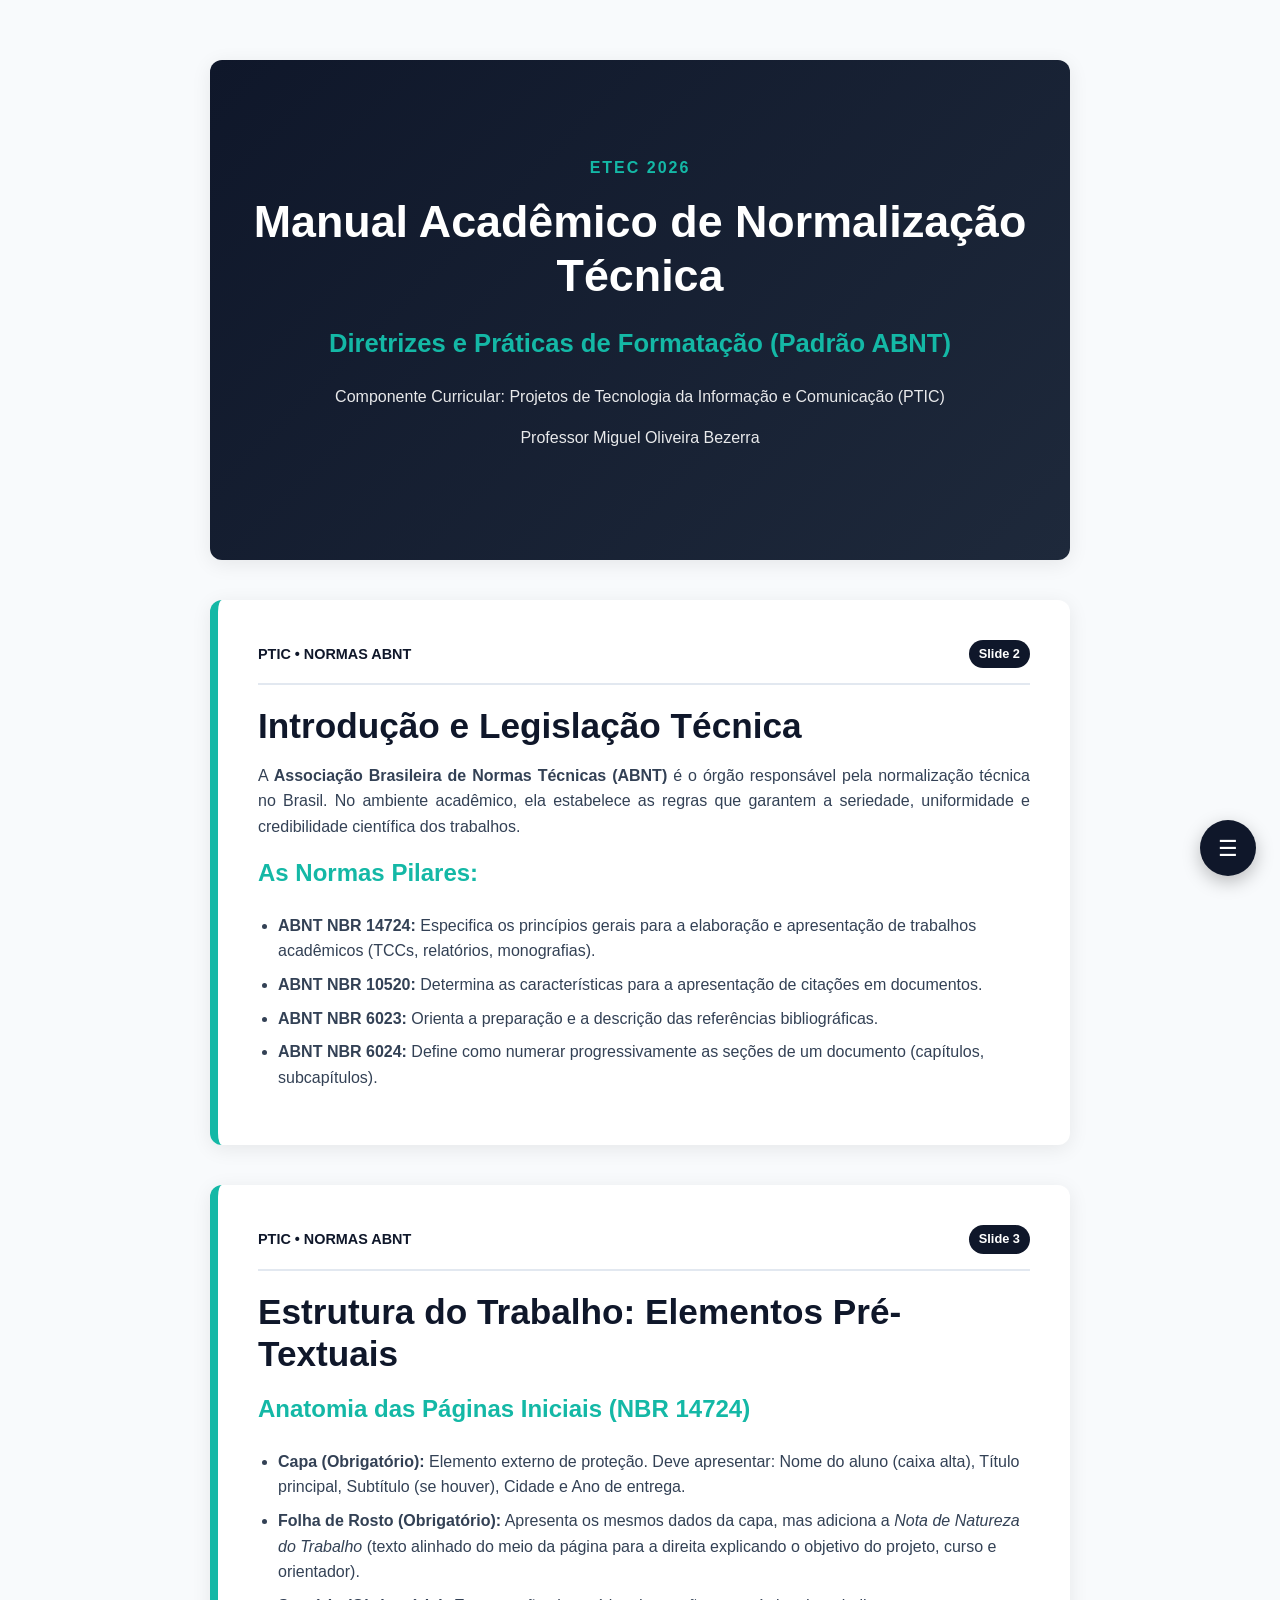
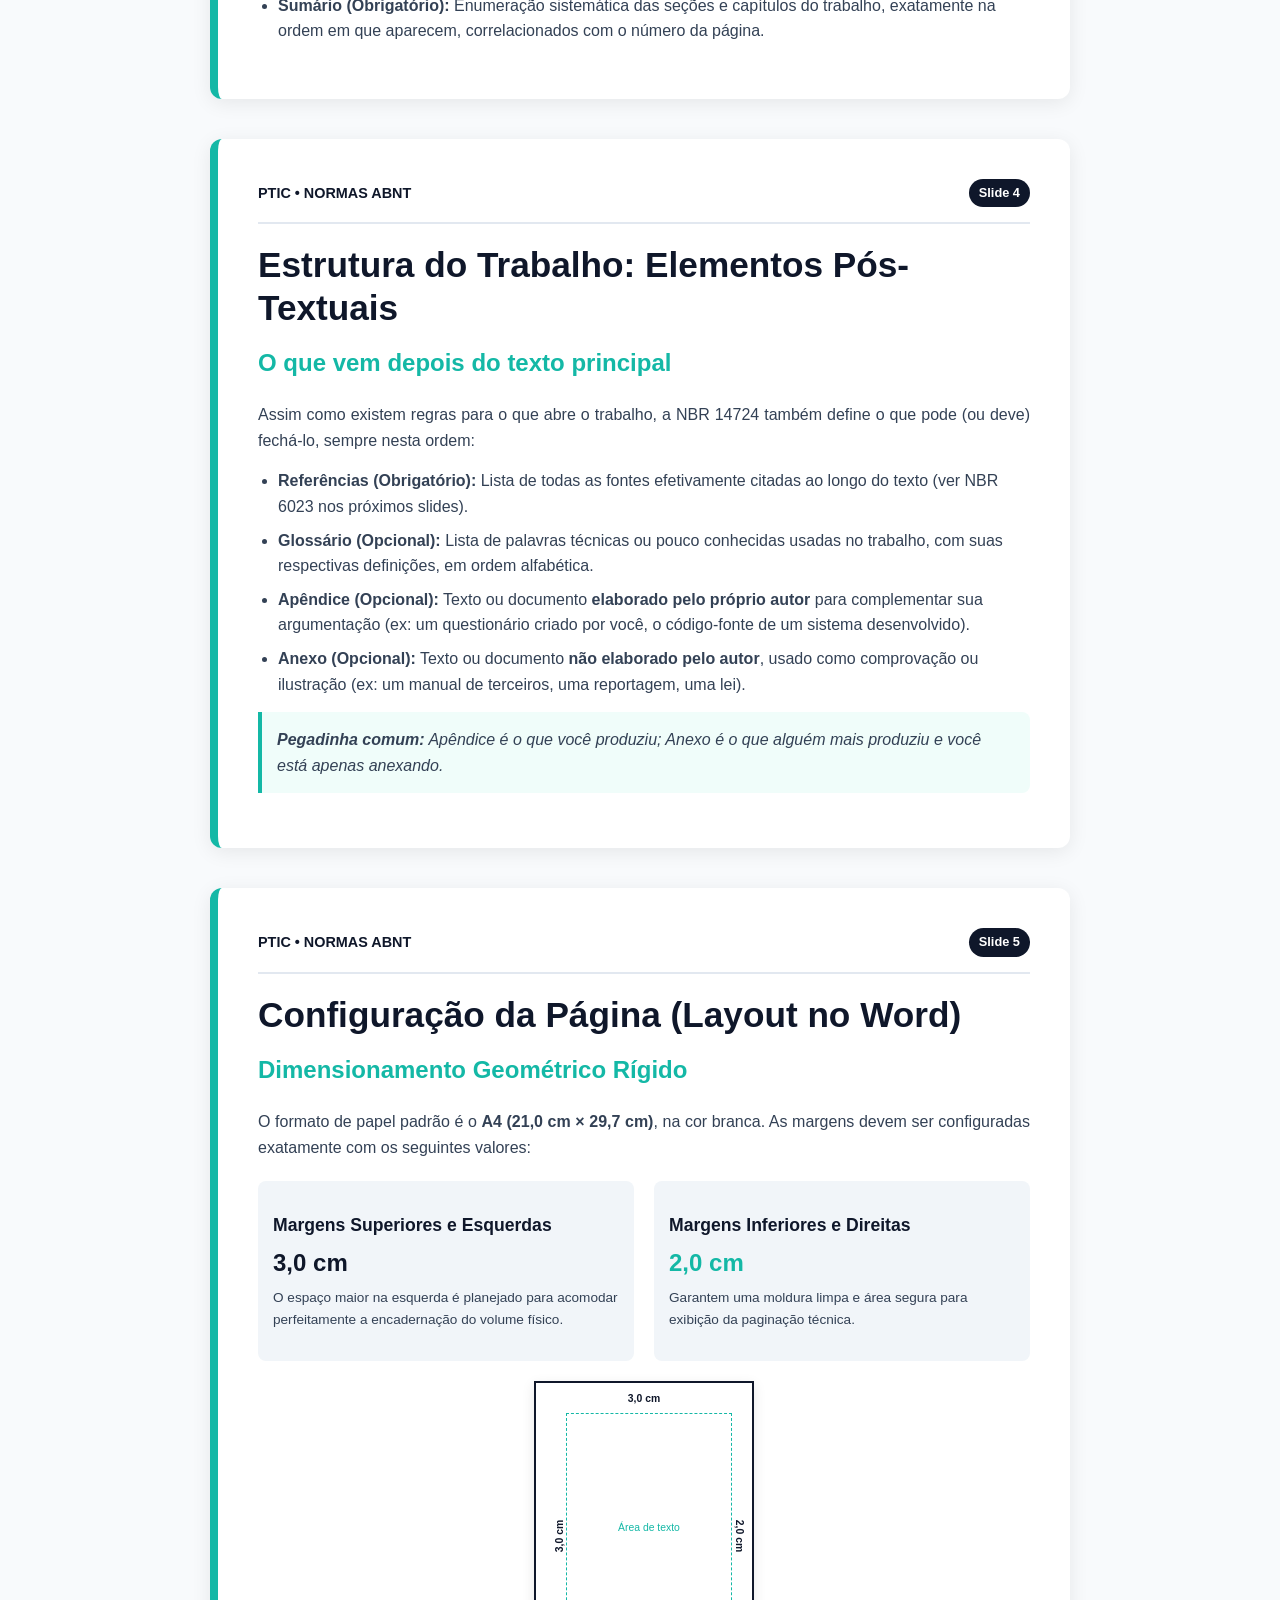
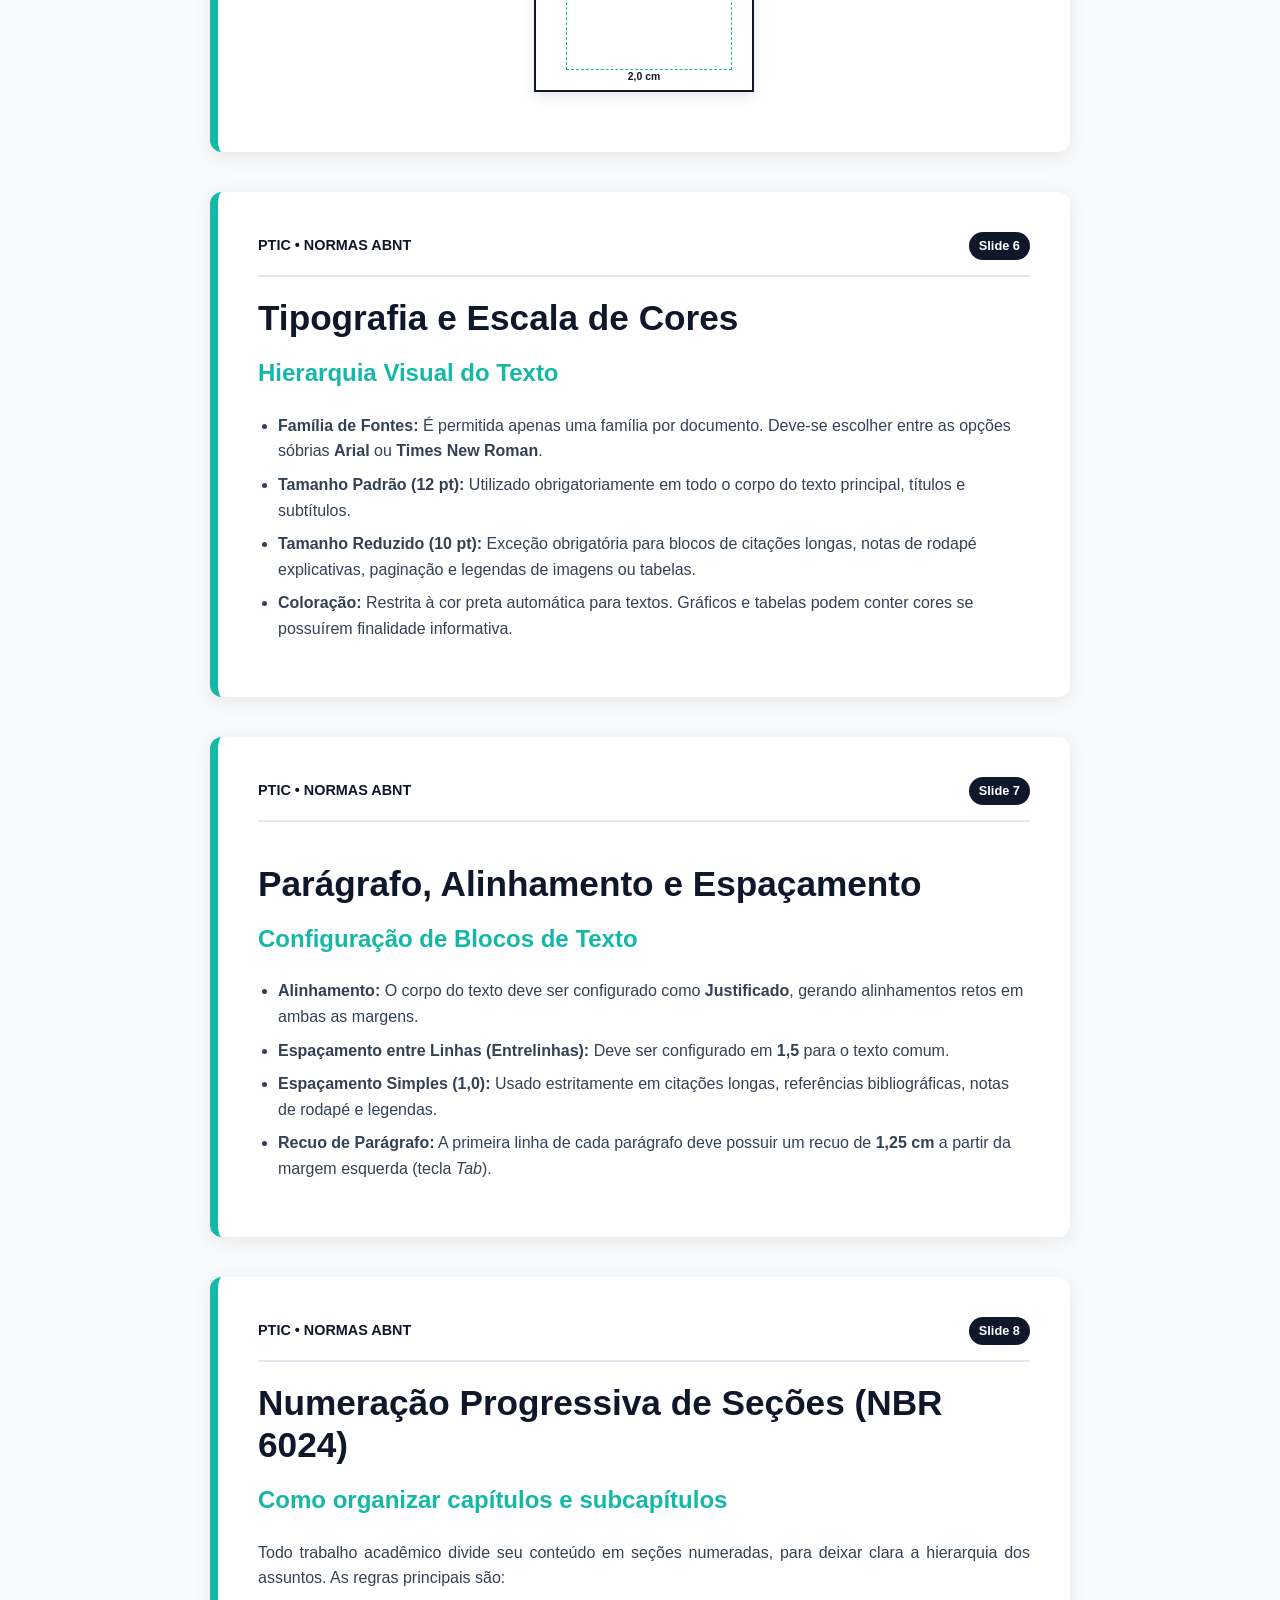
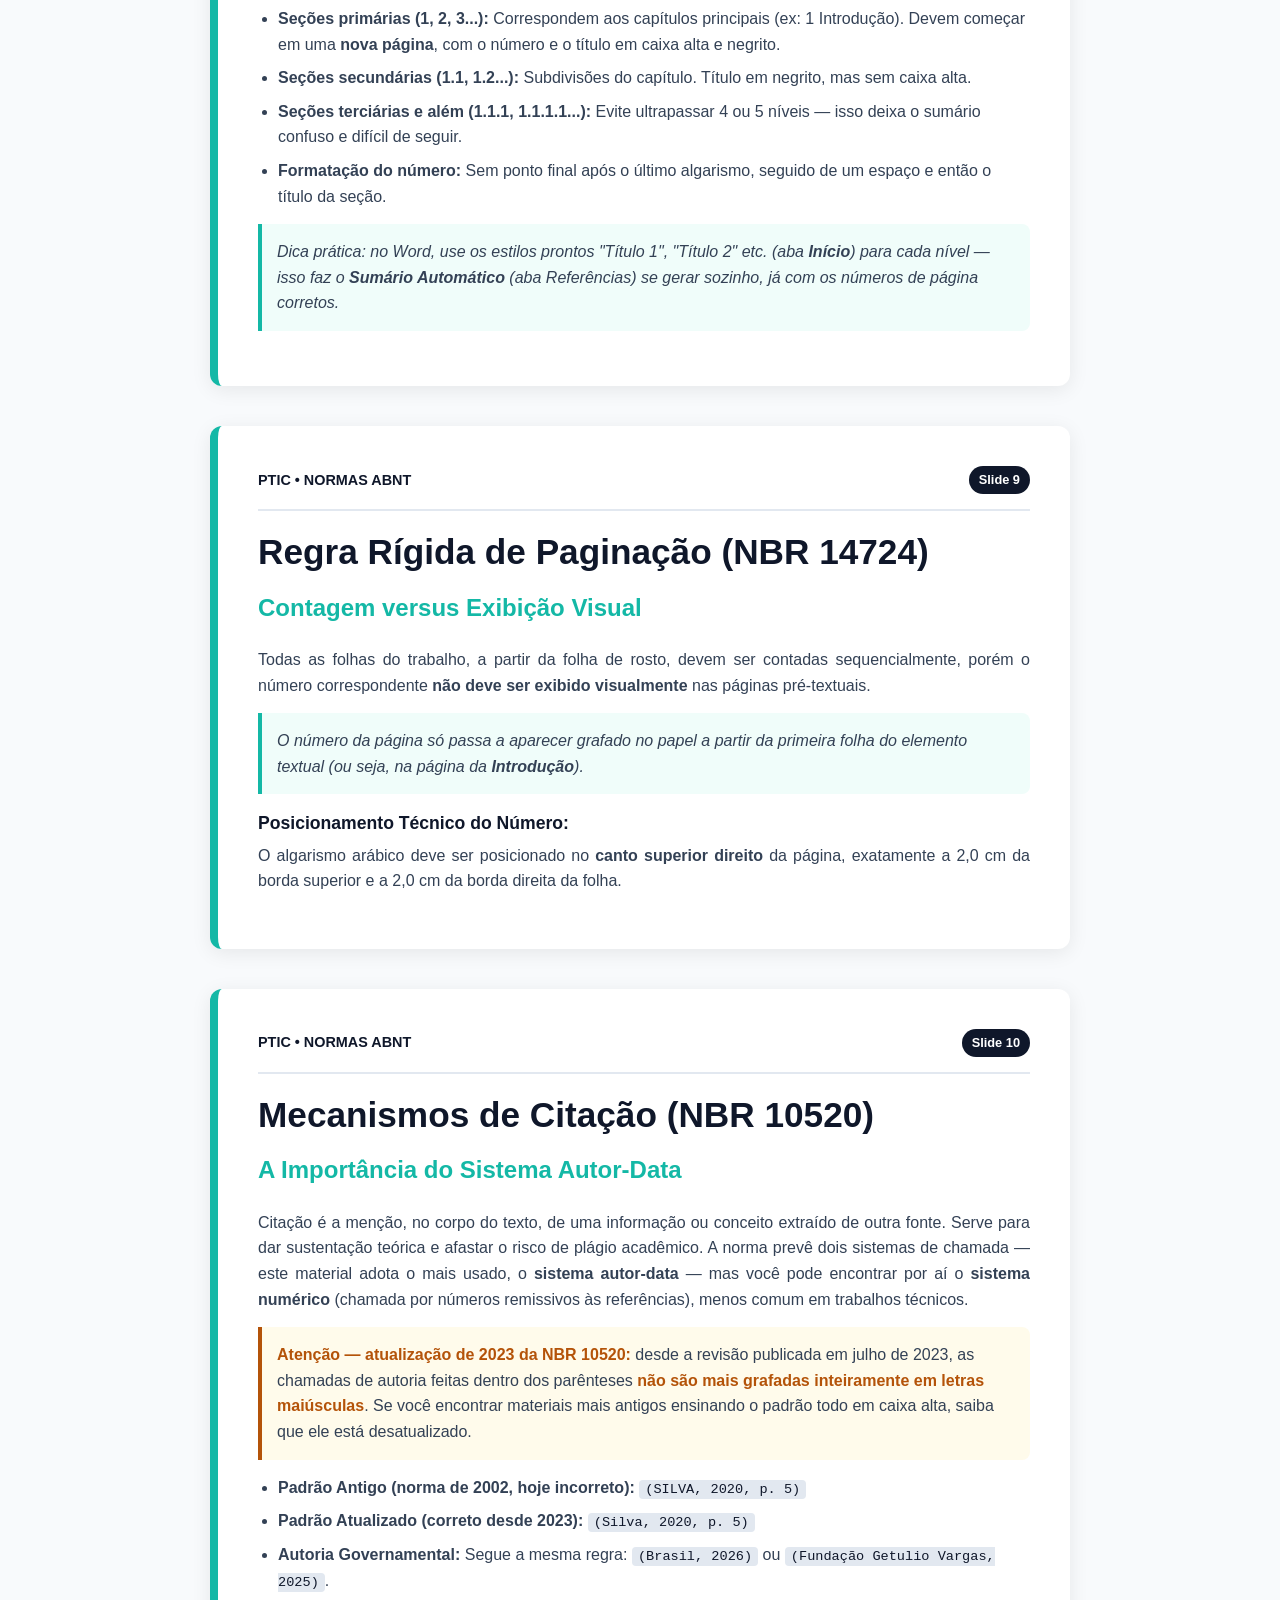
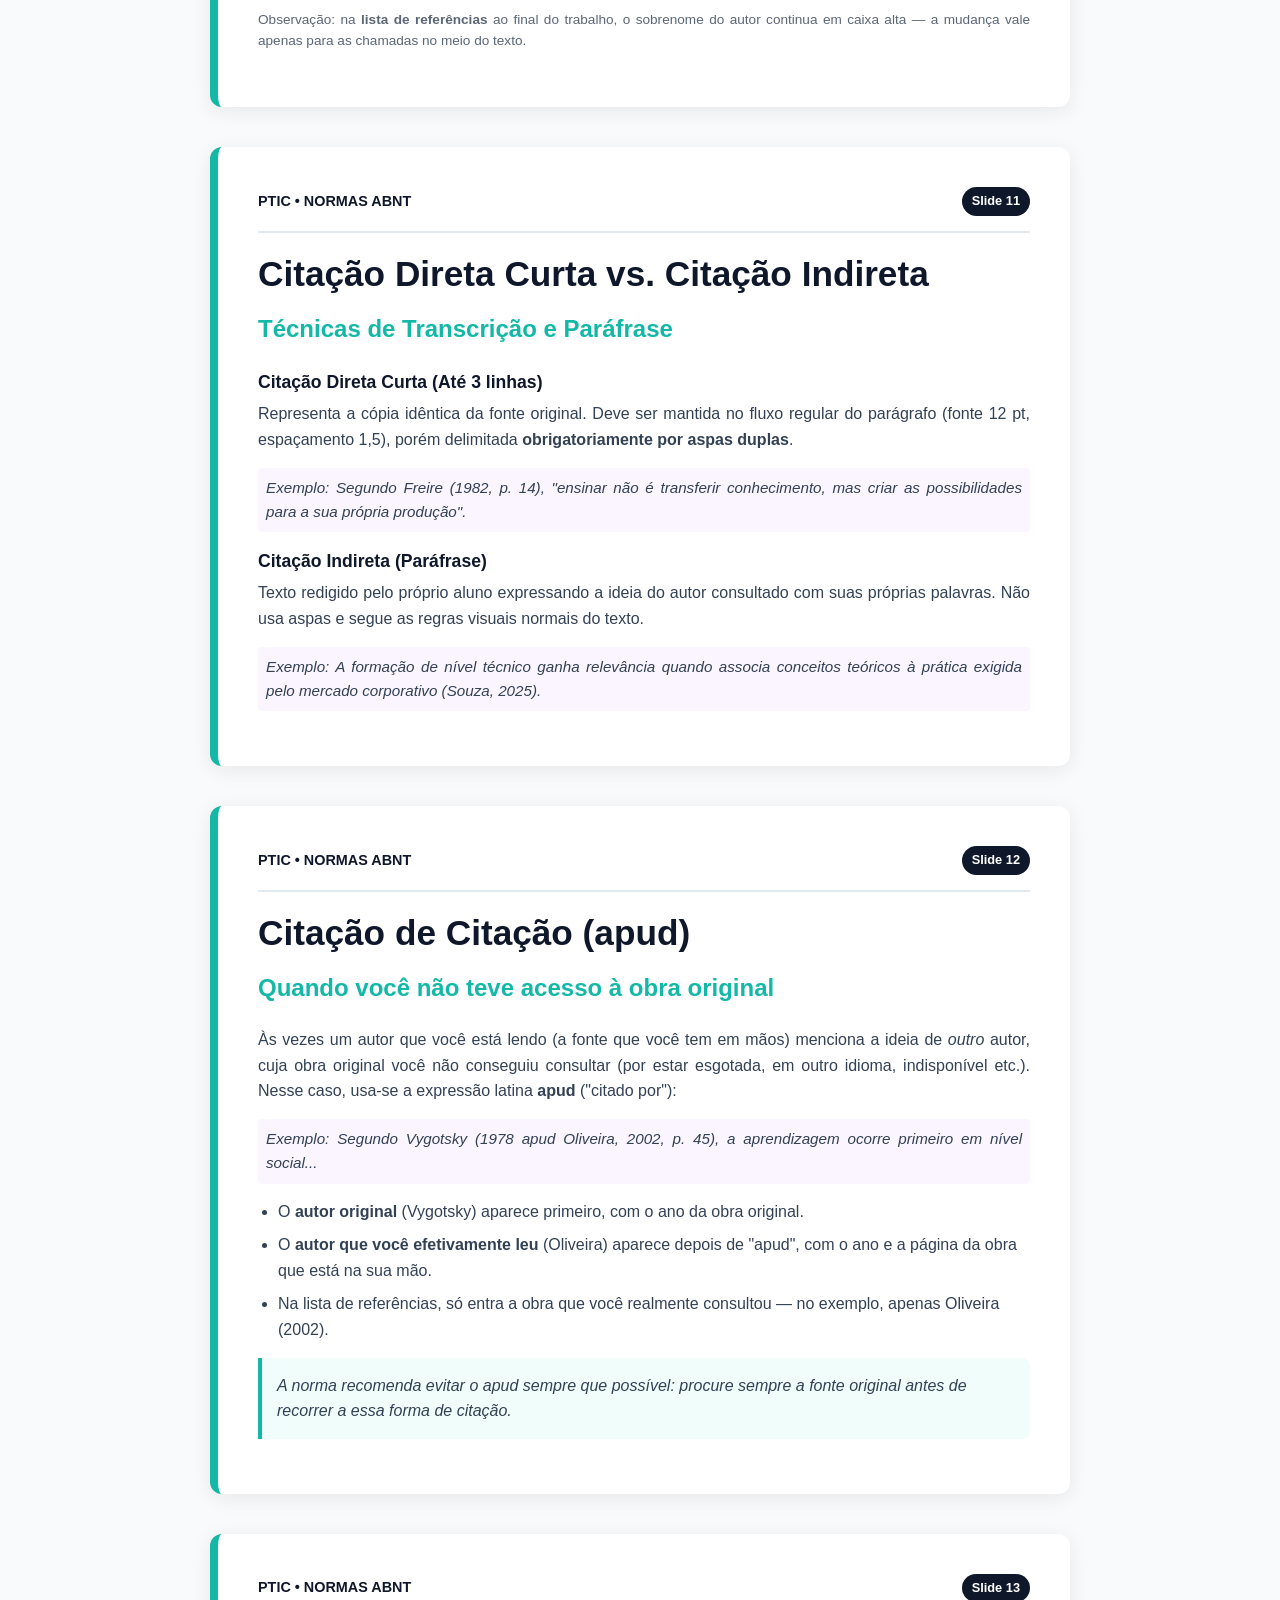
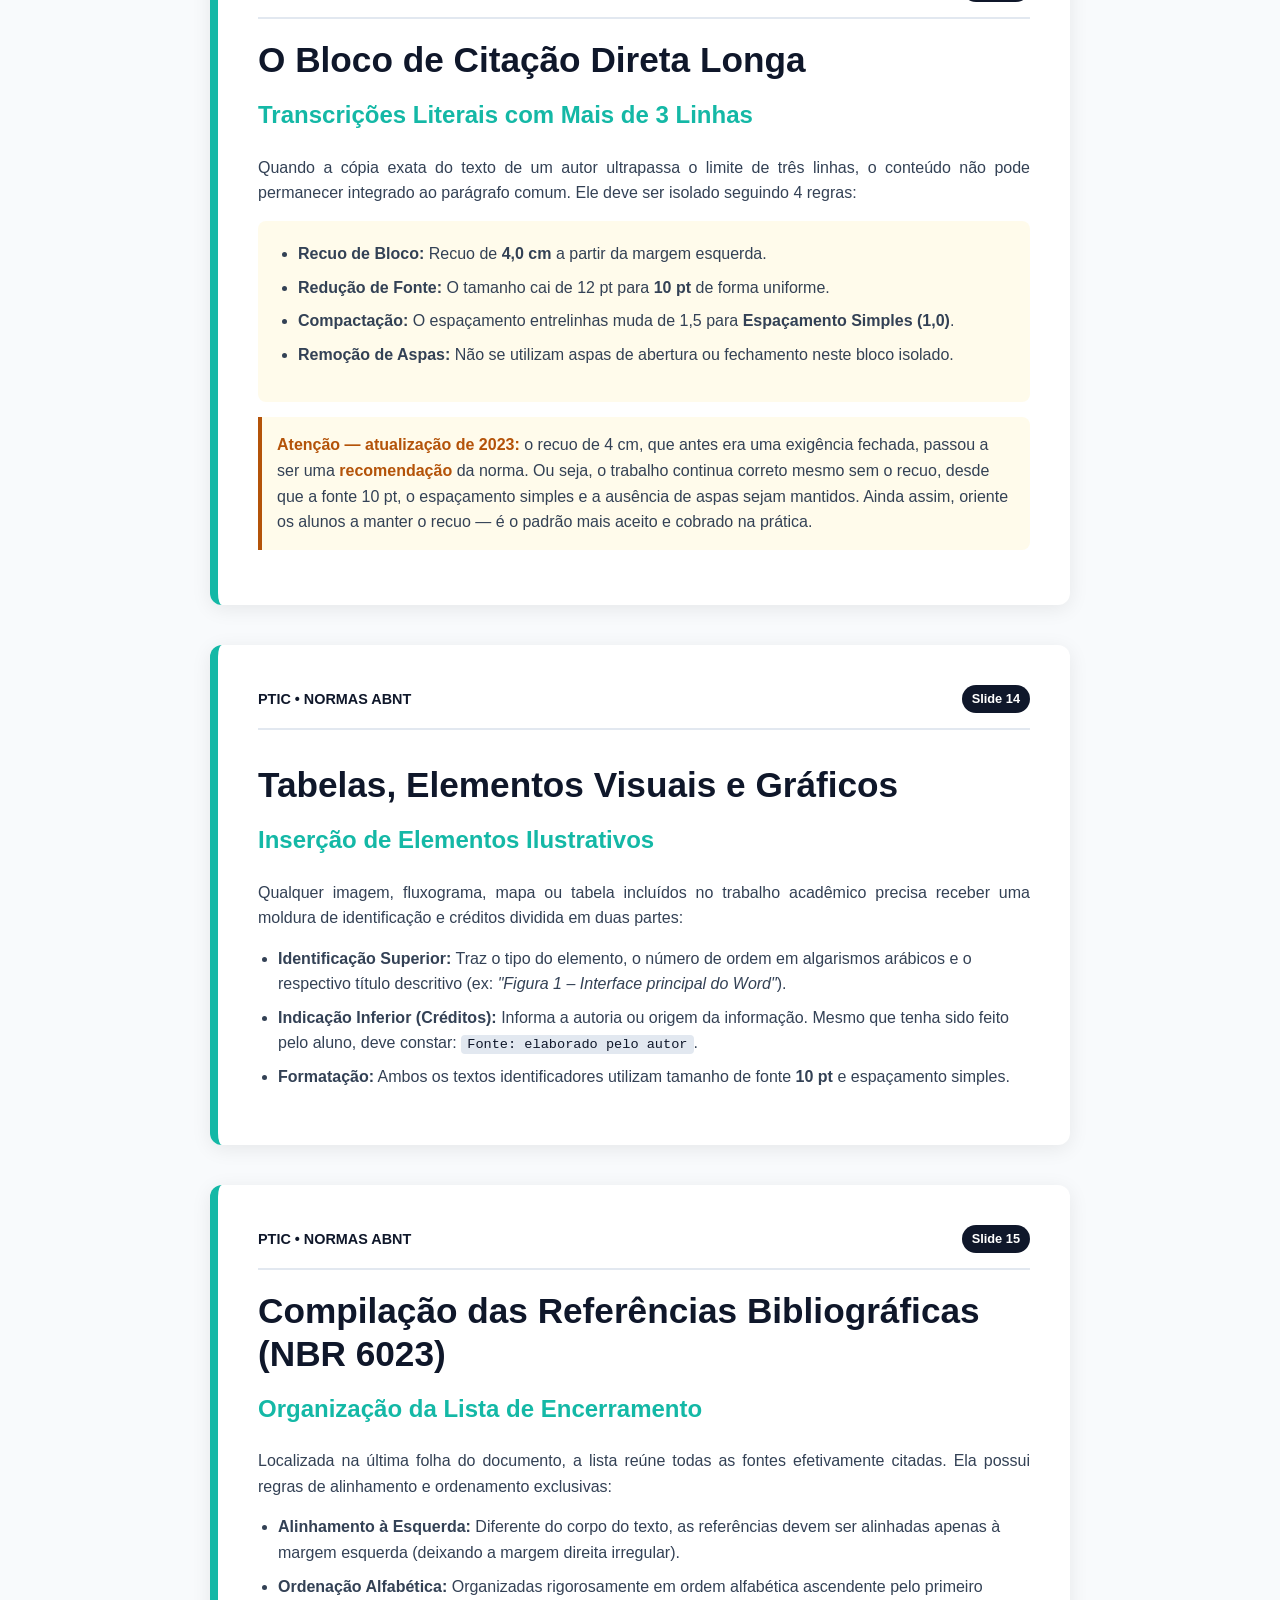
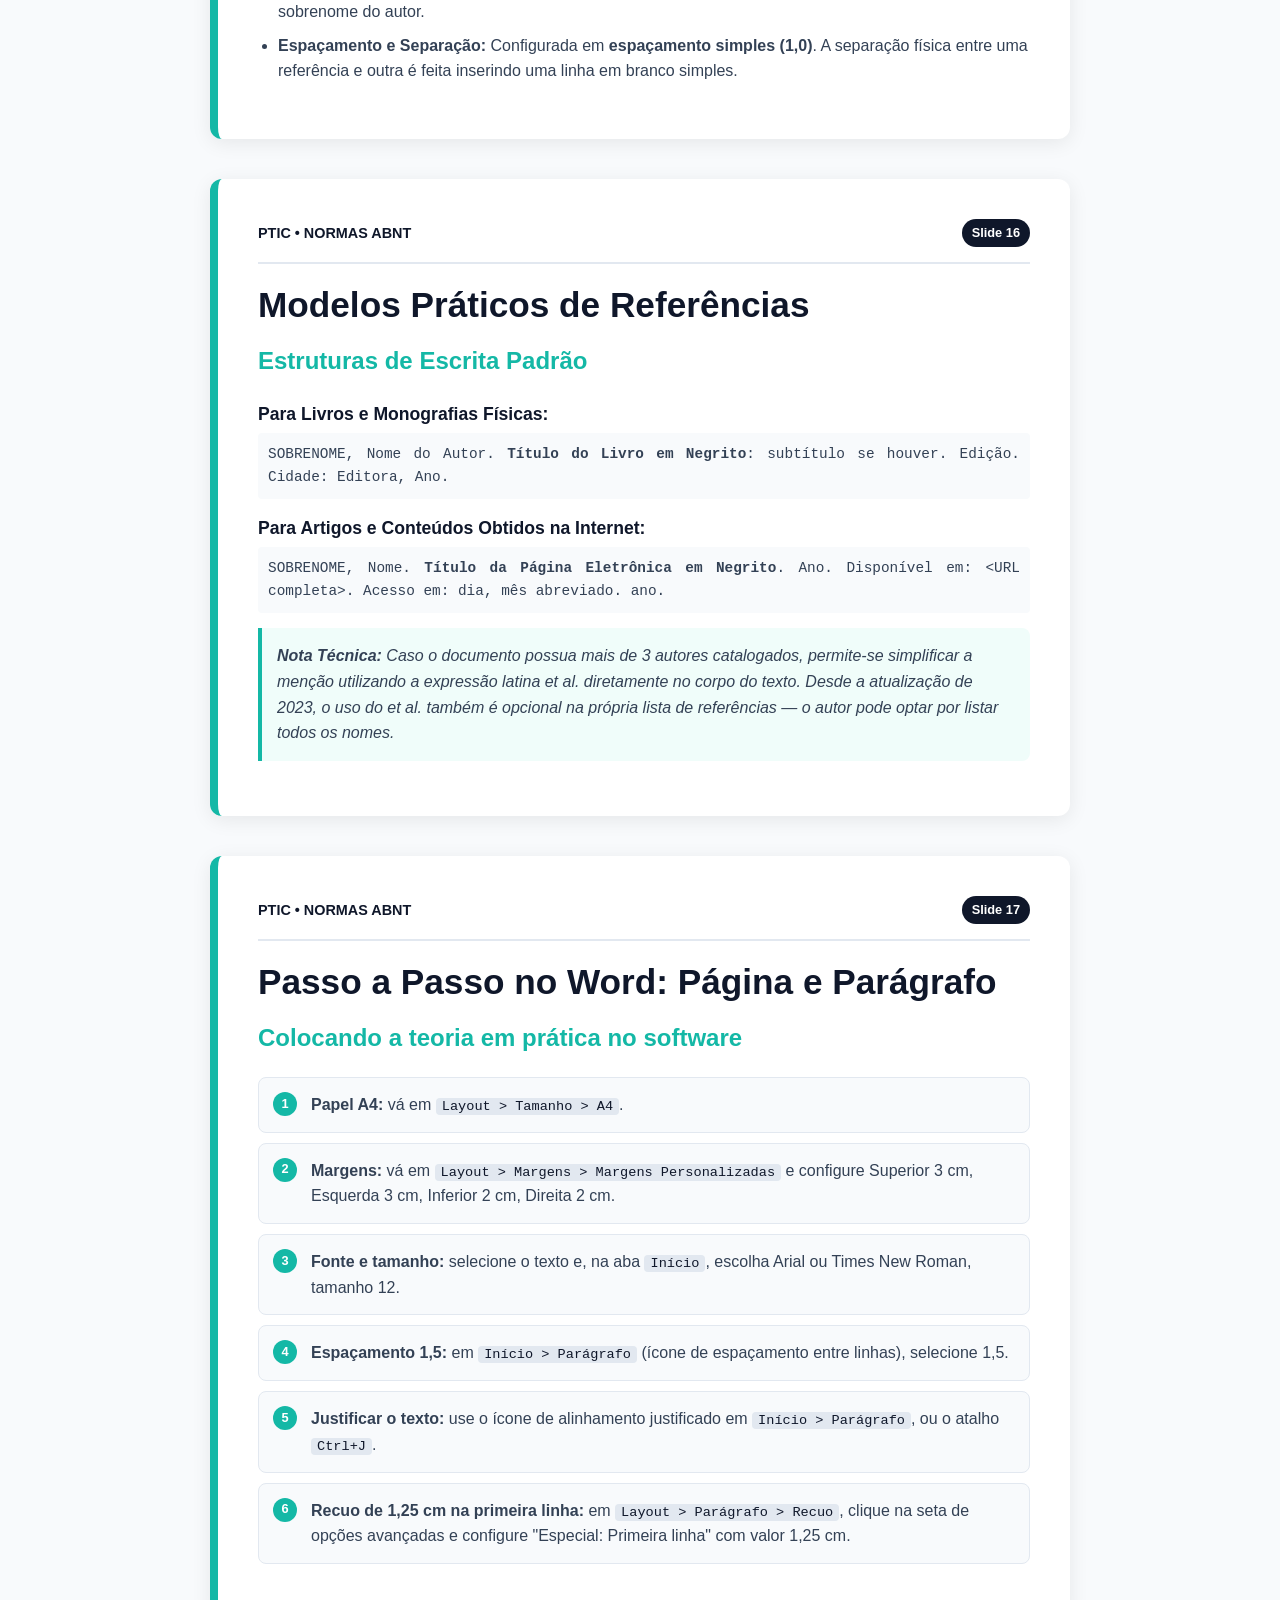
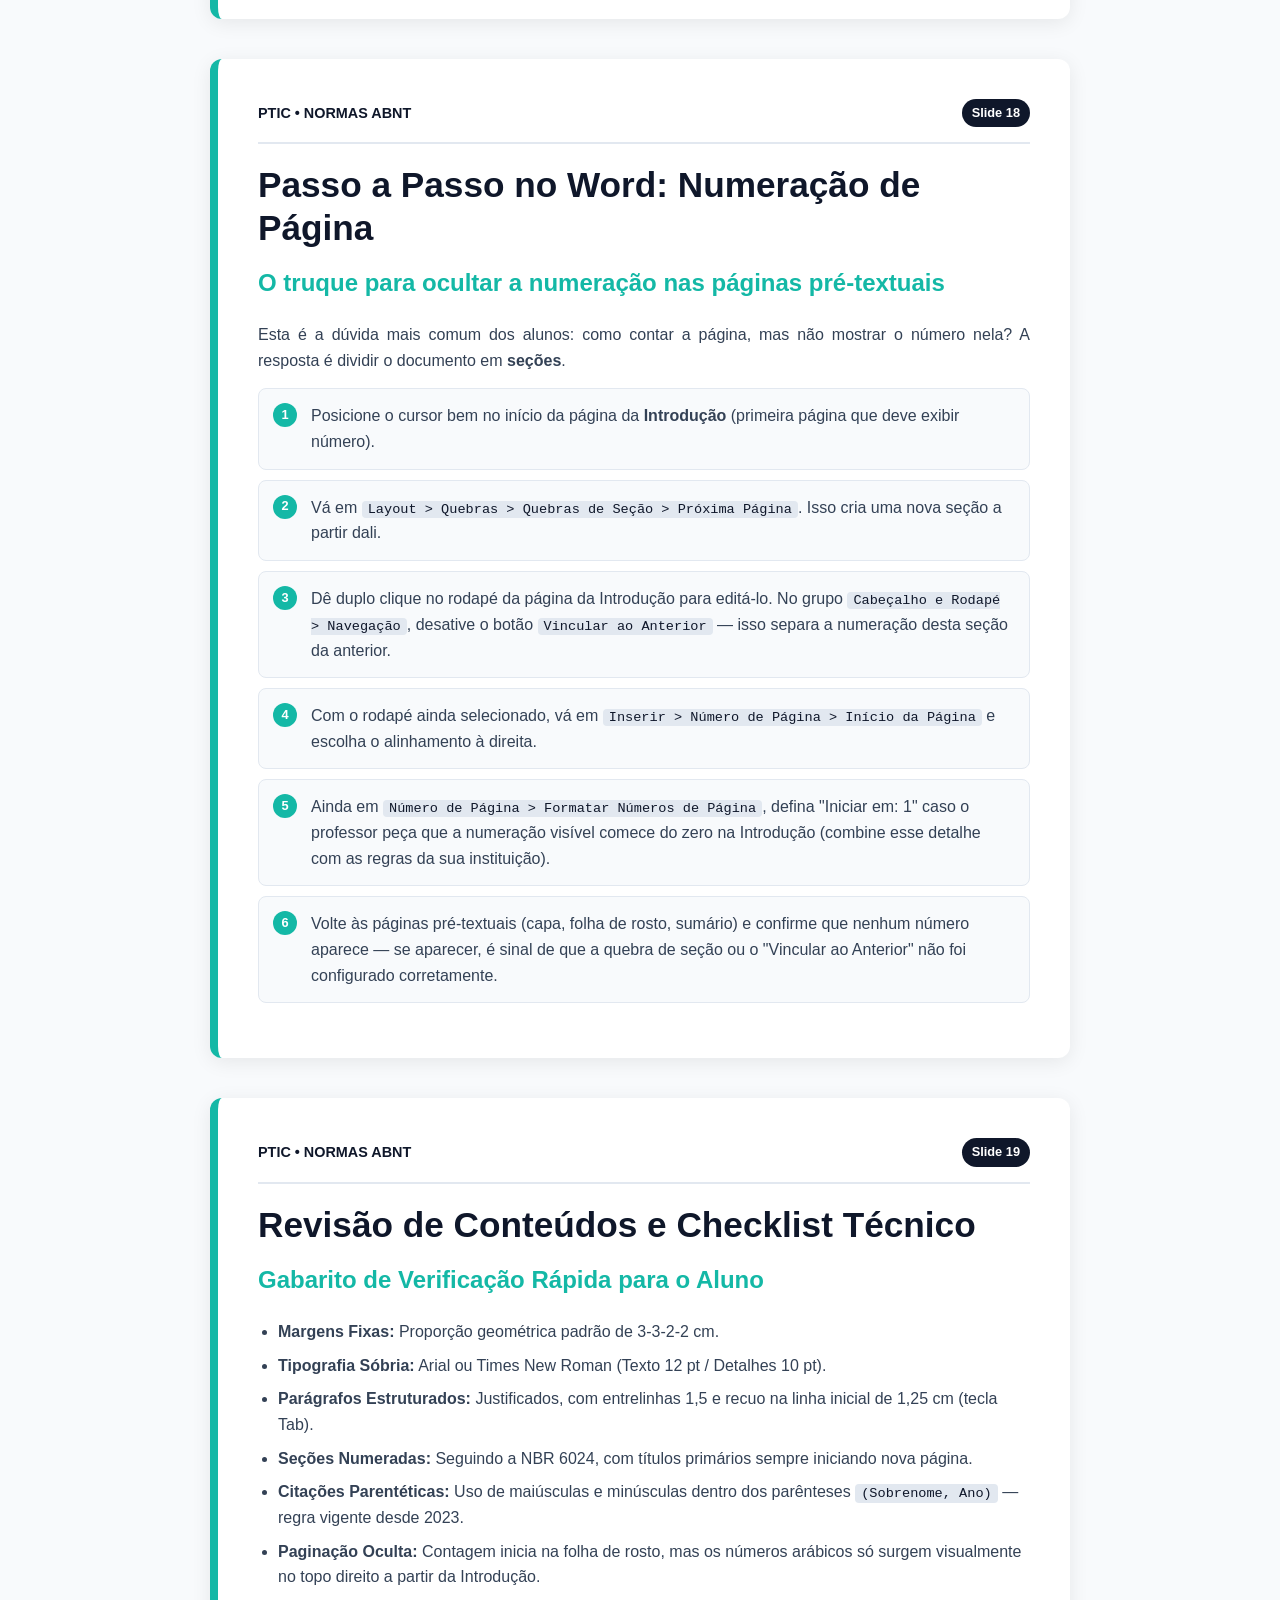
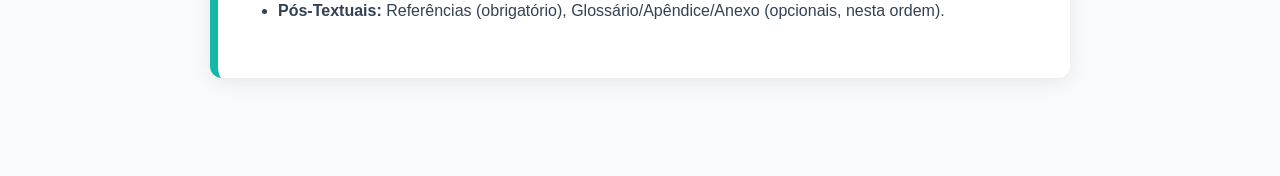
<file: index.html>
<!DOCTYPE html>
<html lang="pt-BR">
<head>
    <meta charset="UTF-8">
    <meta name="viewport" content="width=device-width, initial-scale=1.0">
    <title>Apostila Digital de PTIC: Normas ABNT</title>
    <link rel="stylesheet" href="apostila1.css">
</head>
<body>

<div class="slide-container">

    <!-- SLIDE 1: CAPA -->
    <div class="slide cover" id="capa">
        <div>
            <p style="text-align:center; font-weight:bold; letter-spacing: 2px; color: var(--secondary);">ETEC 2026</p>
            <h1>Manual Acadêmico de Normalização Técnica</h1>
            <h2>Diretrizes e Práticas de Formatação (Padrão ABNT)</h2>
            <p style="text-align:center; margin-top: 20px; opacity: 0.9;">Componente Curricular: Projetos de Tecnologia da Informação e Comunicação (PTIC)</p>
            


            <p style="text-align:center; margin-top: 0px; opacity: 0.9;">Professor Miguel Oliveira Bezerra</p>
        </div>
    </div>
    
    <!-- SLIDE 2 -->
    <div class="slide" id="introducao">
        <div class="header">
            <span class="institution">PTIC • NORMAS ABNT</span>
            <span class="page-num">Slide 2</span>
        </div>
        <div>
            <h1>Introdução e Legislação Técnica</h1>
            <p>A <strong>Associação Brasileira de Normas Técnicas (ABNT)</strong> é o órgão responsável pela normalização técnica no Brasil. No ambiente acadêmico, ela estabelece as regras que garantem a seriedade, uniformidade e credibilidade científica dos trabalhos.</p>
            <h2>As Normas Pilares:</h2>
            <ul>
                <li><strong>ABNT NBR 14724:</strong> Especifica os princípios gerais para a elaboração e apresentação de trabalhos acadêmicos (TCCs, relatórios, monografias).</li>
                <li><strong>ABNT NBR 10520:</strong> Determina as características para a apresentação de citações em documentos.</li>
                <li><strong>ABNT NBR 6023:</strong> Orienta a preparação e a descrição das referências bibliográficas.</li>
                <li><strong>ABNT NBR 6024:</strong> Define como numerar progressivamente as seções de um documento (capítulos, subcapítulos).</li>
            </ul>
        </div>
    </div>

    <!-- SLIDE 3 -->
    <div class="slide" id="pretextuais">
        <div class="header">
            <span class="institution">PTIC • NORMAS ABNT</span>
            <span class="page-num">Slide 3</span>
        </div>
        <div>
            <h1>Estrutura do Trabalho: Elementos Pré-Textuais</h1>
            <h2>Anatomia das Páginas Iniciais (NBR 14724)</h2>
            <ul>
                <li><strong>Capa (Obrigatório):</strong> Elemento externo de proteção. Deve apresentar: Nome do aluno (caixa alta), Título principal, Subtítulo (se houver), Cidade e Ano de entrega.</li>
                <li><strong>Folha de Rosto (Obrigatório):</strong> Apresenta os mesmos dados da capa, mas adiciona a <em>Nota de Natureza do Trabalho</em> (texto alinhado do meio da página para a direita explicando o objetivo do projeto, curso e orientador).</li>
                <li><strong>Sumário (Obrigatório):</strong> Enumeração sistemática das seções e capítulos do trabalho, exatamente na ordem em que aparecem, correlacionados com o número da página.</li>
            </ul>
        </div>
    </div>

    <!-- SLIDE 4: NOVO -->
    <div class="slide" id="postextuais">
        <div class="header">
            <span class="institution">PTIC • NORMAS ABNT</span>
            <span class="page-num">Slide 4</span>
        </div>
        <div>
            <h1>Estrutura do Trabalho: Elementos Pós-Textuais</h1>
            <h2>O que vem depois do texto principal</h2>
            <p>Assim como existem regras para o que abre o trabalho, a NBR 14724 também define o que pode (ou deve) fechá-lo, sempre nesta ordem:</p>
            <ul>
                <li><strong>Referências (Obrigatório):</strong> Lista de todas as fontes efetivamente citadas ao longo do texto (ver NBR 6023 nos próximos slides).</li>
                <li><strong>Glossário (Opcional):</strong> Lista de palavras técnicas ou pouco conhecidas usadas no trabalho, com suas respectivas definições, em ordem alfabética.</li>
                <li><strong>Apêndice (Opcional):</strong> Texto ou documento <strong>elaborado pelo próprio autor</strong> para complementar sua argumentação (ex: um questionário criado por você, o código-fonte de um sistema desenvolvido).</li>
                <li><strong>Anexo (Opcional):</strong> Texto ou documento <strong>não elaborado pelo autor</strong>, usado como comprovação ou ilustração (ex: um manual de terceiros, uma reportagem, uma lei).</li>
            </ul>
            <div class="highlight-box">
                <strong>Pegadinha comum:</strong> Apêndice é o que <em>você</em> produziu; Anexo é o que <em>alguém mais</em> produziu e você está apenas anexando.
            </div>
        </div>
    </div>

    <!-- SLIDE 5 -->
    <div class="slide" id="pagina">
        <div class="header">
            <span class="institution">PTIC • NORMAS ABNT</span>
            <span class="page-num">Slide 5</span>
        </div>
        <div>
            <h1>Configuração da Página (Layout no Word)</h1>
            <h2>Dimensionamento Geométrico Rígido</h2>
            <p>O formato de papel padrão é o <strong>A4 (21,0 cm × 29,7 cm)</strong>, na cor branca. As margens devem ser configuradas exatamente com os seguintes valores:</p>

            <div class="grid-2" style="margin-top: 20px;">
                <div style="background: #f1f5f9; padding: 15px; border-radius: 8px;">
                    <h3>Margens Superiores e Esquerdas</h3>
                    <p style="font-size: 1.5rem; color: var(--primary); font-weight: bold; margin: 5px 0;">3,0 cm</p>
                    <p style="font-size: 0.85rem; text-align: left;">O espaço maior na esquerda é planejado para acomodar perfeitamente a encadernação do volume físico.</p>
                </div>
                <div style="background: #f1f5f9; padding: 15px; border-radius: 8px;">
                    <h3>Margens Inferiores e Direitas</h3>
                    <p style="font-size: 1.5rem; color: var(--secondary); font-weight: bold; margin: 5px 0;">2,0 cm</p>
                    <p style="font-size: 0.85rem; text-align: left;">Garantem uma moldura limpa e área segura para exibição da paginação técnica.</p>
                </div>
            </div>

            <div class="page-mockup">
                <div class="a4-box">
                    <span class="a4-label top">3,0 cm</span>
                    <span class="a4-label left">3,0 cm</span>
                    <span class="a4-label bottom">2,0 cm</span>
                    <span class="a4-label right">2,0 cm</span>
                    <div class="a4-margin"></div>
                </div>
            </div>
        </div>
    </div>

    <!-- SLIDE 6 -->
    <div class="slide" id="tipografia">
        <div class="header">
            <span class="institution">PTIC • NORMAS ABNT</span>
            <span class="page-num">Slide 6</span>
        </div>
        <div>
            <h1>Tipografia e Escala de Cores</h1>
            <h2>Hierarquia Visual do Texto</h2>
            <ul>
                <li><strong>Família de Fontes:</strong> É permitida apenas uma família por documento. Deve-se escolher entre as opções sóbrias <strong>Arial</strong> ou <strong>Times New Roman</strong>.</li>
                <li><strong>Tamanho Padrão (12 pt):</strong> Utilizado obrigatoriamente em todo o corpo do texto principal, títulos e subtítulos.</li>
                <li><strong>Tamanho Reduzido (10 pt):</strong> Exceção obrigatória para blocos de citações longas, notas de rodapé explicativas, paginação e legendas de imagens ou tabelas.</li>
                <li><strong>Coloração:</strong> Restrita à cor preta automática para textos. Gráficos e tabelas podem conter cores se possuírem finalidade informativa.</li>
            </ul>
        </div>
    </div>

    <!-- SLIDE 7 -->
    <div class="slide" id="paragrafo">
        <div class="header">
            <span class="institution">PTIC • NORMAS ABNT</span>
            <span class="page-num">Slide 7</span>
        </div>
        <div>
            <h1>Parágrafo, Alinhamento e Espaçamento</h1>
            <h2>Configuração de Blocos de Texto</h2>
            <ul>
                <li><strong>Alinhamento:</strong> O corpo do texto deve ser configurado como <strong>Justificado</strong>, gerando alinhamentos retos em ambas as margens.</li>
                <li><strong>Espaçamento entre Linhas (Entrelinhas):</strong> Deve ser configurado em <strong>1,5</strong> para o texto comum.</li>
                <li><strong>Espaçamento Simples (1,0):</strong> Usado estritamente em citações longas, referências bibliográficas, notas de rodapé e legendas.</li>
                <li><strong>Recuo de Parágrafo:</strong> A primeira linha de cada parágrafo deve possuir um recuo de <strong>1,25 cm</strong> a partir da margem esquerda (tecla <em>Tab</em>).</li>
            </ul>
        </div>
    </div>

    <!-- SLIDE 8: NOVO -->
    <div class="slide" id="numeracao-secoes">
        <div class="header">
            <span class="institution">PTIC • NORMAS ABNT</span>
            <span class="page-num">Slide 8</span>
        </div>
        <div>
            <h1>Numeração Progressiva de Seções (NBR 6024)</h1>
            <h2>Como organizar capítulos e subcapítulos</h2>
            <p>Todo trabalho acadêmico divide seu conteúdo em seções numeradas, para deixar clara a hierarquia dos assuntos. As regras principais são:</p>
            <ul>
                <li><strong>Seções primárias (1, 2, 3...):</strong> Correspondem aos capítulos principais (ex: 1 Introdução). Devem começar em uma <strong>nova página</strong>, com o número e o título em caixa alta e negrito.</li>
                <li><strong>Seções secundárias (1.1, 1.2...):</strong> Subdivisões do capítulo. Título em negrito, mas sem caixa alta.</li>
                <li><strong>Seções terciárias e além (1.1.1, 1.1.1.1...):</strong> Evite ultrapassar 4 ou 5 níveis — isso deixa o sumário confuso e difícil de seguir.</li>
                <li><strong>Formatação do número:</strong> Sem ponto final após o último algarismo, seguido de um espaço e então o título da seção.</li>
            </ul>
            <div class="highlight-box">
                Dica prática: no Word, use os estilos prontos "Título 1", "Título 2" etc. (aba <strong>Início</strong>) para cada nível — isso faz o <strong>Sumário Automático</strong> (aba Referências) se gerar sozinho, já com os números de página corretos.
            </div>
        </div>
    </div>

    <!-- SLIDE 9 -->
    <div class="slide" id="paginacao">
        <div class="header">
            <span class="institution">PTIC • NORMAS ABNT</span>
            <span class="page-num">Slide 9</span>
        </div>
        <div>
            <h1>Regra Rígida de Paginação (NBR 14724)</h1>
            <h2>Contagem versus Exibição Visual</h2>
            <p>Todas as folhas do trabalho, a partir da folha de rosto, devem ser contadas sequencialmente, porém o número correspondente <strong>não deve ser exibido visualmente</strong> nas páginas pré-textuais.</p>
            <div class="highlight-box">
                O número da página só passa a aparecer grafado no papel a partir da primeira folha do elemento textual (ou seja, na página da <strong>Introdução</strong>).
            </div>
            <h3>Posicionamento Técnico do Número:</h3>
            <p>O algarismo arábico deve ser posicionado no <strong>canto superior direito</strong> da página, exatamente a 2,0 cm da borda superior e a 2,0 cm da borda direita da folha.</p>
        </div>
    </div>

    <!-- SLIDE 10 -->
    <div class="slide" id="citacoes">
        <div class="header">
            <span class="institution">PTIC • NORMAS ABNT</span>
            <span class="page-num">Slide 10</span>
        </div>
        <div>
            <h1>Mecanismos de Citação (NBR 10520)</h1>
            <h2>A Importância do Sistema Autor-Data</h2>
            <p>Citação é a menção, no corpo do texto, de uma informação ou conceito extraído de outra fonte. Serve para dar sustentação teórica e afastar o risco de plágio acadêmico. A norma prevê dois sistemas de chamada — este material adota o mais usado, o <strong>sistema autor-data</strong> — mas você pode encontrar por aí o <strong>sistema numérico</strong> (chamada por números remissivos às referências), menos comum em trabalhos técnicos.</p>

            <div class="update-box">
                <strong>Atenção — atualização de 2023 da NBR 10520:</strong> desde a revisão publicada em julho de 2023, as chamadas de autoria feitas dentro dos parênteses <strong>não são mais grafadas inteiramente em letras maiúsculas</strong>. Se você encontrar materiais mais antigos ensinando o padrão todo em caixa alta, saiba que ele está desatualizado.
            </div>
            <ul>
                <li><strong>Padrão Antigo (norma de 2002, hoje incorreto):</strong> <span class="badge">(SILVA, 2020, p. 5)</span></li>
                <li><strong>Padrão Atualizado (correto desde 2023):</strong> <span class="badge">(Silva, 2020, p. 5)</span></li>
                <li><strong>Autoria Governamental:</strong> Segue a mesma regra: <span class="badge">(Brasil, 2026)</span> ou <span class="badge">(Fundação Getulio Vargas, 2025)</span>.</li>
            </ul>
            <p style="font-size: 0.85rem; opacity: 0.8;">Observação: na <strong>lista de referências</strong> ao final do trabalho, o sobrenome do autor continua em caixa alta — a mudança vale apenas para as chamadas no meio do texto.</p>
        </div>
    </div>

    <!-- SLIDE 11 -->
    <div class="slide" id="citacao-direta-indireta">
        <div class="header">
            <span class="institution">PTIC • NORMAS ABNT</span>
            <span class="page-num">Slide 11</span>
        </div>
        <div>
            <h1>Citação Direta Curta vs. Citação Indireta</h1>
            <h2>Técnicas de Transcrição e Paráfrase</h2>
            <h3>Citação Direta Curta (Até 3 linhas)</h3>
            <p>Representa a cópia idêntica da fonte original. Deve ser mantida no fluxo regular do parágrafo (fonte 12 pt, espaçamento 1,5), porém delimitada <strong>obrigatoriamente por aspas duplas</strong>.</p>
            <p style="font-style: italic; font-size: 0.95rem; background: #faf5ff; padding: 8px; border-radius: 4px;">Exemplo: Segundo Freire (1982, p. 14), "ensinar não é transferir conhecimento, mas criar as possibilidades para a sua própria produção".</p>

            <h3>Citação Indireta (Paráfrase)</h3>
            <p>Texto redigido pelo próprio aluno expressando a ideia do autor consultado com suas próprias palavras. Não usa aspas e segue as regras visuais normais do texto.</p>
            <p style="font-style: italic; font-size: 0.95rem; background: #faf5ff; padding: 8px; border-radius: 4px;">Exemplo: A formação de nível técnico ganha relevância quando associa conceitos teóricos à prática exigida pelo mercado corporativo (Souza, 2025).</p>
        </div>
    </div>

    <!-- SLIDE 12: NOVO -->
    <div class="slide" id="apud">
        <div class="header">
            <span class="institution">PTIC • NORMAS ABNT</span>
            <span class="page-num">Slide 12</span>
        </div>
        <div>
            <h1>Citação de Citação (apud)</h1>
            <h2>Quando você não teve acesso à obra original</h2>
            <p>Às vezes um autor que você está lendo (a fonte que você tem em mãos) menciona a ideia de <em>outro</em> autor, cuja obra original você não conseguiu consultar (por estar esgotada, em outro idioma, indisponível etc.). Nesse caso, usa-se a expressão latina <strong>apud</strong> ("citado por"):</p>
            <p style="font-style: italic; font-size: 0.95rem; background: #faf5ff; padding: 8px; border-radius: 4px;">Exemplo: Segundo Vygotsky (1978 <em>apud</em> Oliveira, 2002, p. 45), a aprendizagem ocorre primeiro em nível social...</p>
            <ul>
                <li>O <strong>autor original</strong> (Vygotsky) aparece primeiro, com o ano da obra original.</li>
                <li>O <strong>autor que você efetivamente leu</strong> (Oliveira) aparece depois de "apud", com o ano e a página da obra que está na sua mão.</li>
                <li>Na lista de referências, só entra a obra que você realmente consultou — no exemplo, apenas Oliveira (2002).</li>
            </ul>
            <div class="highlight-box">
                A norma recomenda evitar o apud sempre que possível: procure sempre a fonte original antes de recorrer a essa forma de citação.
            </div>
        </div>
    </div>

    <!-- SLIDE 13 -->
    <div class="slide" id="citacao-longa">
        <div class="header">
            <span class="institution">PTIC • NORMAS ABNT</span>
            <span class="page-num">Slide 13</span>
        </div>
        <div>
            <h1>O Bloco de Citação Direta Longa</h1>
            <h2>Transcrições Literais com Mais de 3 Linhas</h2>
            <p>Quando a cópia exata do texto de um autor ultrapassa o limite de três linhas, o conteúdo não pode permanecer integrado ao parágrafo comum. Ele deve ser isolado seguindo 4 regras:</p>

            <div style="background: #fffbeb; padding: 20px; border-radius: 8px; margin-top: 15px;">
                <ul>
                    <li><strong>Recuo de Bloco:</strong> Recuo de <strong>4,0 cm</strong> a partir da margem esquerda.</li>
                    <li><strong>Redução de Fonte:</strong> O tamanho cai de 12 pt para <strong>10 pt</strong> de forma uniforme.</li>
                    <li><strong>Compactação:</strong> O espaçamento entrelinhas muda de 1,5 para <strong>Espaçamento Simples (1,0)</strong>.</li>
                    <li><strong>Remoção de Aspas:</strong> Não se utilizam aspas de abertura ou fechamento neste bloco isolado.</li>
                </ul>
            </div>
            <div class="update-box">
                <strong>Atenção — atualização de 2023:</strong> o recuo de 4 cm, que antes era uma exigência fechada, passou a ser uma <strong>recomendação</strong> da norma. Ou seja, o trabalho continua correto mesmo sem o recuo, desde que a fonte 10 pt, o espaçamento simples e a ausência de aspas sejam mantidos. Ainda assim, oriente os alunos a manter o recuo — é o padrão mais aceito e cobrado na prática.
            </div>
        </div>
    </div>

    <!-- SLIDE 14 -->
    <div class="slide" id="elementos-visuais">
        <div class="header">
            <span class="institution">PTIC • NORMAS ABNT</span>
            <span class="page-num">Slide 14</span>
        </div>
        <div>
            <h1>Tabelas, Elementos Visuais e Gráficos</h1>
            <h2>Inserção de Elementos Ilustrativos</h2>
            <p>Qualquer imagem, fluxograma, mapa ou tabela incluídos no trabalho acadêmico precisa receber uma moldura de identificação e créditos dividida em duas partes:</p>
            <ul>
                <li><strong>Identificação Superior:</strong> Traz o tipo do elemento, o número de ordem em algarismos arábicos e o respectivo título descritivo (ex: <em>"Figura 1 – Interface principal do Word"</em>).</li>
                <li><strong>Indicação Inferior (Créditos):</strong> Informa a autoria ou origem da informação. Mesmo que tenha sido feito pelo aluno, deve constar: <span class="badge">Fonte: elaborado pelo autor</span>.</li>
                <li><strong>Formatação:</strong> Ambos os textos identificadores utilizam tamanho de fonte <strong>10 pt</strong> e espaçamento simples.</li>
            </ul>
        </div>
    </div>

    <!-- SLIDE 15 -->
    <div class="slide" id="referencias">
        <div class="header">
            <span class="institution">PTIC • NORMAS ABNT</span>
            <span class="page-num">Slide 15</span>
        </div>
        <div>
            <h1>Compilação das Referências Bibliográficas (NBR 6023)</h1>
            <h2>Organização da Lista de Encerramento</h2>
            <p>Localizada na última folha do documento, a lista reúne todas as fontes efetivamente citadas. Ela possui regras de alinhamento e ordenamento exclusivas:</p>
            <ul>
                <li><strong>Alinhamento à Esquerda:</strong> Diferente do corpo do texto, as referências devem ser alinhadas apenas à margem esquerda (deixando a margem direita irregular).</li>
                <li><strong>Ordenação Alfabética:</strong> Organizadas rigorosamente em ordem alfabética ascendente pelo primeiro sobrenome do autor.</li>
                <li><strong>Espaçamento e Separação:</strong> Configurada em <strong>espaçamento simples (1,0)</strong>. A separação física entre uma referência e outra é feita inserindo uma linha em branco simples.</li>
            </ul>
        </div>
    </div>

    <!-- SLIDE 16 -->
    <div class="slide" id="modelos-referencias">
        <div class="header">
            <span class="institution">PTIC • NORMAS ABNT</span>
            <span class="page-num">Slide 16</span>
        </div>
        <div>
            <h1>Modelos Práticos de Referências</h1>
            <h2>Estruturas de Escrita Padrão</h2>

            <h3>Para Livros e Monografias Físicas:</h3>
            <p style="font-family: monospace; font-size: 0.9rem; background: #f8fafc; padding: 10px; border-radius: 4px;">SOBRENOME, Nome do Autor. <strong>Título do Livro em Negrito</strong>: subtítulo se houver. Edição. Cidade: Editora, Ano.</p>

            <h3>Para Artigos e Conteúdos Obtidos na Internet:</h3>
            <p style="font-family: monospace; font-size: 0.9rem; background: #f8fafc; padding: 10px; border-radius: 4px;">SOBRENOME, Nome. <strong>Título da Página Eletrônica em Negrito</strong>. Ano. Disponível em: &lt;URL completa&gt;. Acesso em: dia, mês abreviado. ano.</p>

            <div class="highlight-box" style="margin-top: 15px;">
                <strong>Nota Técnica:</strong> Caso o documento possua mais de 3 autores catalogados, permite-se simplificar a menção utilizando a expressão latina <em>et al.</em> diretamente no corpo do texto. Desde a atualização de 2023, o uso do et al. também é opcional na própria lista de referências — o autor pode optar por listar todos os nomes.
            </div>
        </div>
    </div>

    <!-- SLIDE 17: NOVO — PRÁTICA NO WORD -->
    <div class="slide" id="word-pagina">
        <div class="header">
            <span class="institution">PTIC • NORMAS ABNT</span>
            <span class="page-num">Slide 17</span>
        </div>
        <div>
            <h1>Passo a Passo no Word: Página e Parágrafo</h1>
            <h2>Colocando a teoria em prática no software</h2>
            <ol class="word-steps">
                <li><strong>Papel A4:</strong> vá em <span class="word-path">Layout &gt; Tamanho &gt; A4</span>.</li>
                <li><strong>Margens:</strong> vá em <span class="word-path">Layout &gt; Margens &gt; Margens Personalizadas</span> e configure Superior 3 cm, Esquerda 3 cm, Inferior 2 cm, Direita 2 cm.</li>
                <li><strong>Fonte e tamanho:</strong> selecione o texto e, na aba <span class="word-path">Início</span>, escolha Arial ou Times New Roman, tamanho 12.</li>
                <li><strong>Espaçamento 1,5:</strong> em <span class="word-path">Início &gt; Parágrafo</span> (ícone de espaçamento entre linhas), selecione 1,5.</li>
                <li><strong>Justificar o texto:</strong> use o ícone de alinhamento justificado em <span class="word-path">Início &gt; Parágrafo</span>, ou o atalho <span class="word-path">Ctrl+J</span>.</li>
                <li><strong>Recuo de 1,25 cm na primeira linha:</strong> em <span class="word-path">Layout &gt; Parágrafo &gt; Recuo</span>, clique na seta de opções avançadas e configure "Especial: Primeira linha" com valor 1,25 cm.</li>
            </ol>
        </div>
    </div>

    <!-- SLIDE 18: NOVO — PRÁTICA NO WORD -->
    <div class="slide" id="word-numeracao">
        <div class="header">
            <span class="institution">PTIC • NORMAS ABNT</span>
            <span class="page-num">Slide 18</span>
        </div>
        <div>
            <h1>Passo a Passo no Word: Numeração de Página</h1>
            <h2>O truque para ocultar a numeração nas páginas pré-textuais</h2>
            <p>Esta é a dúvida mais comum dos alunos: como contar a página, mas não mostrar o número nela? A resposta é dividir o documento em <strong>seções</strong>.</p>
            <ol class="word-steps">
                <li>Posicione o cursor bem no início da página da <strong>Introdução</strong> (primeira página que deve exibir número).</li>
                <li>Vá em <span class="word-path">Layout &gt; Quebras &gt; Quebras de Seção &gt; Próxima Página</span>. Isso cria uma nova seção a partir dali.</li>
                <li>Dê duplo clique no rodapé da página da Introdução para editá-lo. No grupo <span class="word-path">Cabeçalho e Rodapé &gt; Navegação</span>, desative o botão <span class="word-path">Vincular ao Anterior</span> — isso separa a numeração desta seção da anterior.</li>
                <li>Com o rodapé ainda selecionado, vá em <span class="word-path">Inserir &gt; Número de Página &gt; Início da Página</span> e escolha o alinhamento à direita.</li>
                <li>Ainda em <span class="word-path">Número de Página &gt; Formatar Números de Página</span>, defina "Iniciar em: 1" caso o professor peça que a numeração visível comece do zero na Introdução (combine esse detalhe com as regras da sua instituição).</li>
                <li>Volte às páginas pré-textuais (capa, folha de rosto, sumário) e confirme que nenhum número aparece — se aparecer, é sinal de que a quebra de seção ou o "Vincular ao Anterior" não foi configurado corretamente.</li>
            </ol>
        </div>
    </div>

    <!-- SLIDE 19: REVISÃO -->
    <div class="slide" id="revisao">
        <div class="header">
            <span class="institution">PTIC • NORMAS ABNT</span>
            <span class="page-num">Slide 19</span>
        </div>
        <div>
            <h1>Revisão de Conteúdos e Checklist Técnico</h1>
            <h2>Gabarito de Verificação Rápida para o Aluno</h2>
            <ul>
                <li><strong>Margens Fixas:</strong> Proporção geométrica padrão de 3-3-2-2 cm.</li>
                <li><strong>Tipografia Sóbria:</strong> Arial ou Times New Roman (Texto 12 pt / Detalhes 10 pt).</li>
                <li><strong>Parágrafos Estruturados:</strong> Justificados, com entrelinhas 1,5 e recuo na linha inicial de 1,25 cm (tecla Tab).</li>
                <li><strong>Seções Numeradas:</strong> Seguindo a NBR 6024, com títulos primários sempre iniciando nova página.</li>
                <li><strong>Citações Parentéticas:</strong> Uso de maiúsculas e minúsculas dentro dos parênteses <span class="badge">(Sobrenome, Ano)</span> — regra vigente desde 2023.</li>
                <li><strong>Paginação Oculta:</strong> Contagem inicia na folha de rosto, mas os números arábicos só surgem visualmente no topo direito a partir da Introdução.</li>
                <li><strong>Pós-Textuais:</strong> Referências (obrigatório), Glossário/Apêndice/Anexo (opcionais, nesta ordem).</li>
            </ul>
        </div>
    </div>

</div>

<!-- Sumário de navegação flutuante -->
<button class="toc-toggle" id="tocToggle" aria-label="Abrir sumário" aria-expanded="false">☰</button>
<nav class="toc-panel" id="tocPanel">
    <h4>Sumário</h4>
    <ol>
        <li><a href="#capa">Capa</a></li>
        <li><a href="#introducao">1. Introdução e Legislação</a></li>
        <li><a href="#pretextuais">2. Elementos Pré-Textuais</a></li>
        <li><a href="#postextuais">3. Elementos Pós-Textuais</a></li>
        <li><a href="#pagina">4. Configuração da Página</a></li>
        <li><a href="#tipografia">5. Tipografia e Cores</a></li>
        <li><a href="#paragrafo">6. Parágrafo e Espaçamento</a></li>
        <li><a href="#numeracao-secoes">7. Numeração de Seções</a></li>
        <li><a href="#paginacao">8. Paginação</a></li>
        <li><a href="#citacoes">9. Mecanismos de Citação</a></li>
        <li><a href="#citacao-direta-indireta">10. Citação Direta e Indireta</a></li>
        <li><a href="#apud">11. Citação de Citação (apud)</a></li>
        <li><a href="#citacao-longa">12. Citação Direta Longa</a></li>
        <li><a href="#elementos-visuais">13. Tabelas e Figuras</a></li>
        <li><a href="#referencias">14. Referências Bibliográficas</a></li>
        <li><a href="#modelos-referencias">15. Modelos de Referências</a></li>
        <li><a href="#word-pagina">16. Prática: Página no Word</a></li>
        <li><a href="#word-numeracao">17. Prática: Numeração no Word</a></li>
        <li><a href="#revisao">18. Checklist Final</a></li>
    </ol>
</nav>

<script>
    const tocToggle = document.getElementById('tocToggle');
    const tocPanel = document.getElementById('tocPanel');
    tocToggle.addEventListener('click', () => {
        const isOpen = tocPanel.classList.toggle('open');
        tocToggle.setAttribute('aria-expanded', isOpen);
    });
    tocPanel.querySelectorAll('a').forEach(link => {
        link.addEventListener('click', () => {
            tocPanel.classList.remove('open');
            tocToggle.setAttribute('aria-expanded', 'false');
        });
    });
</script>

</body>
</html>
</file>
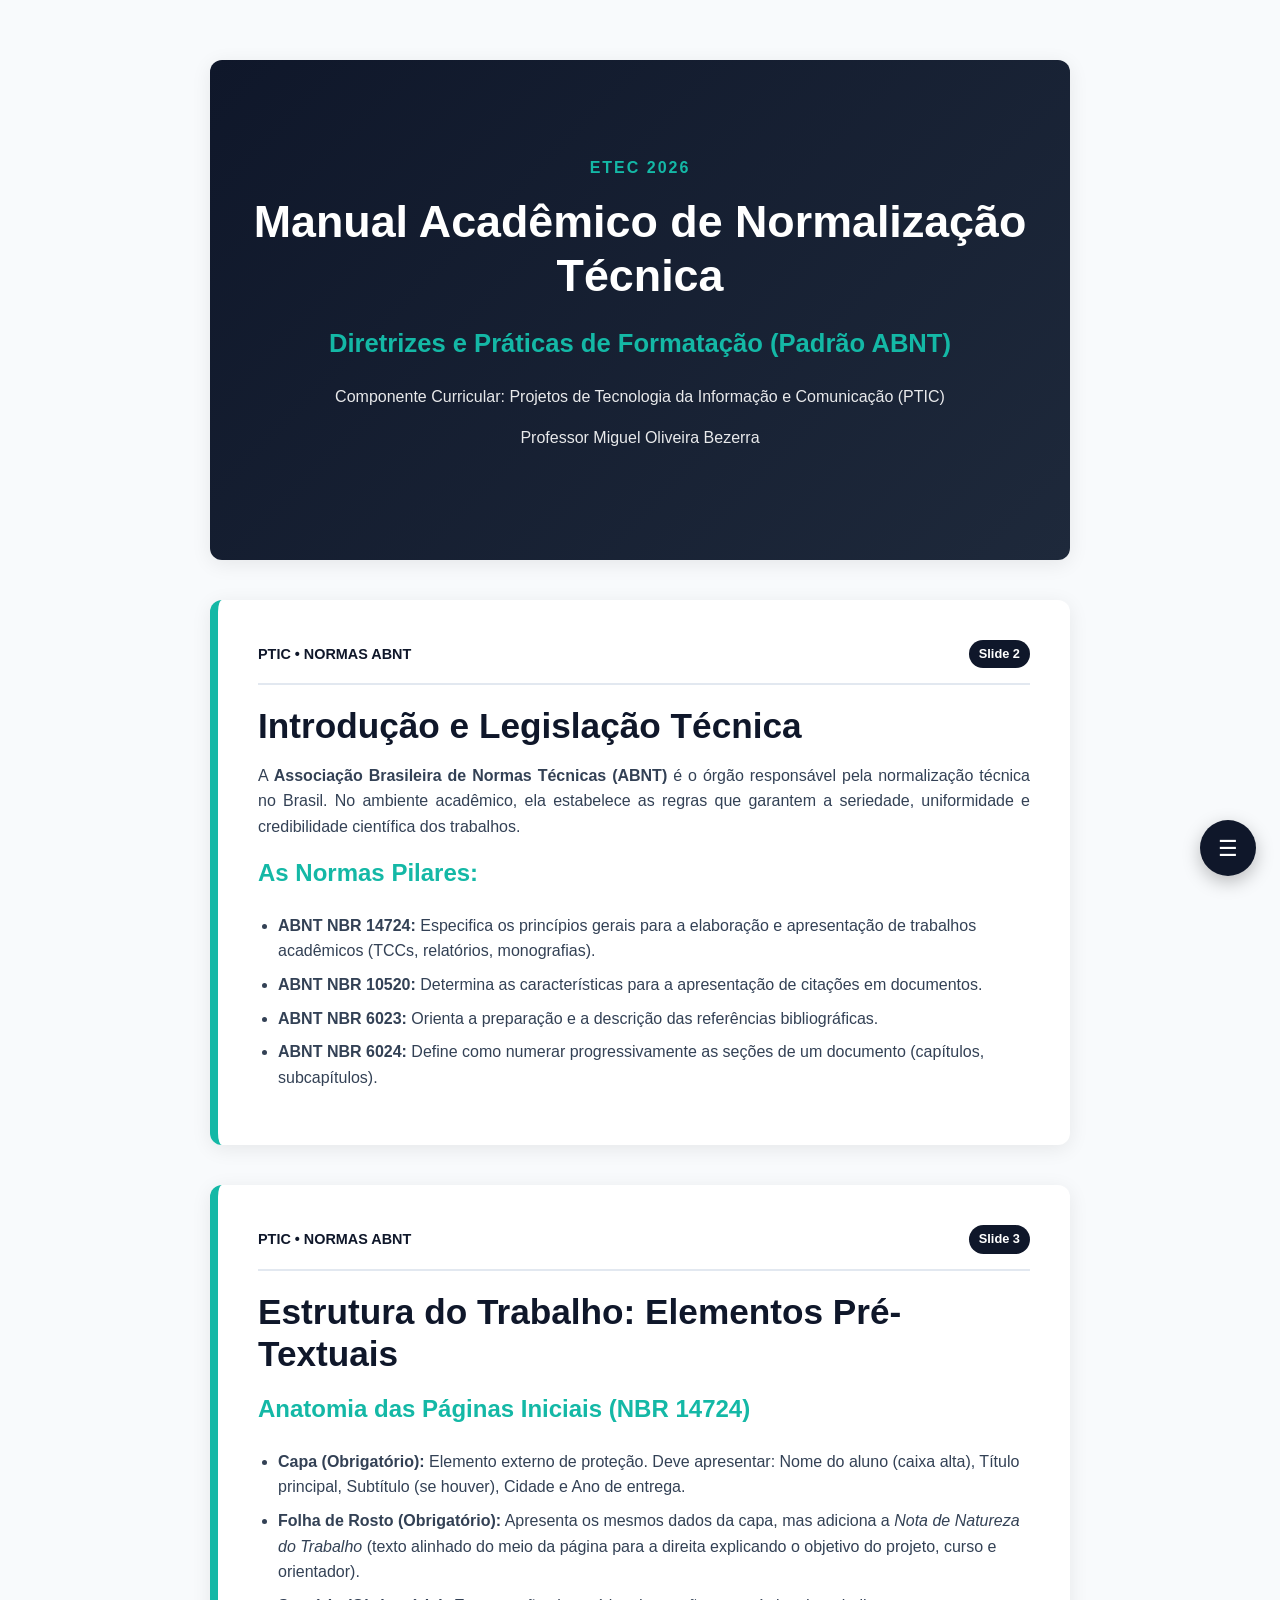
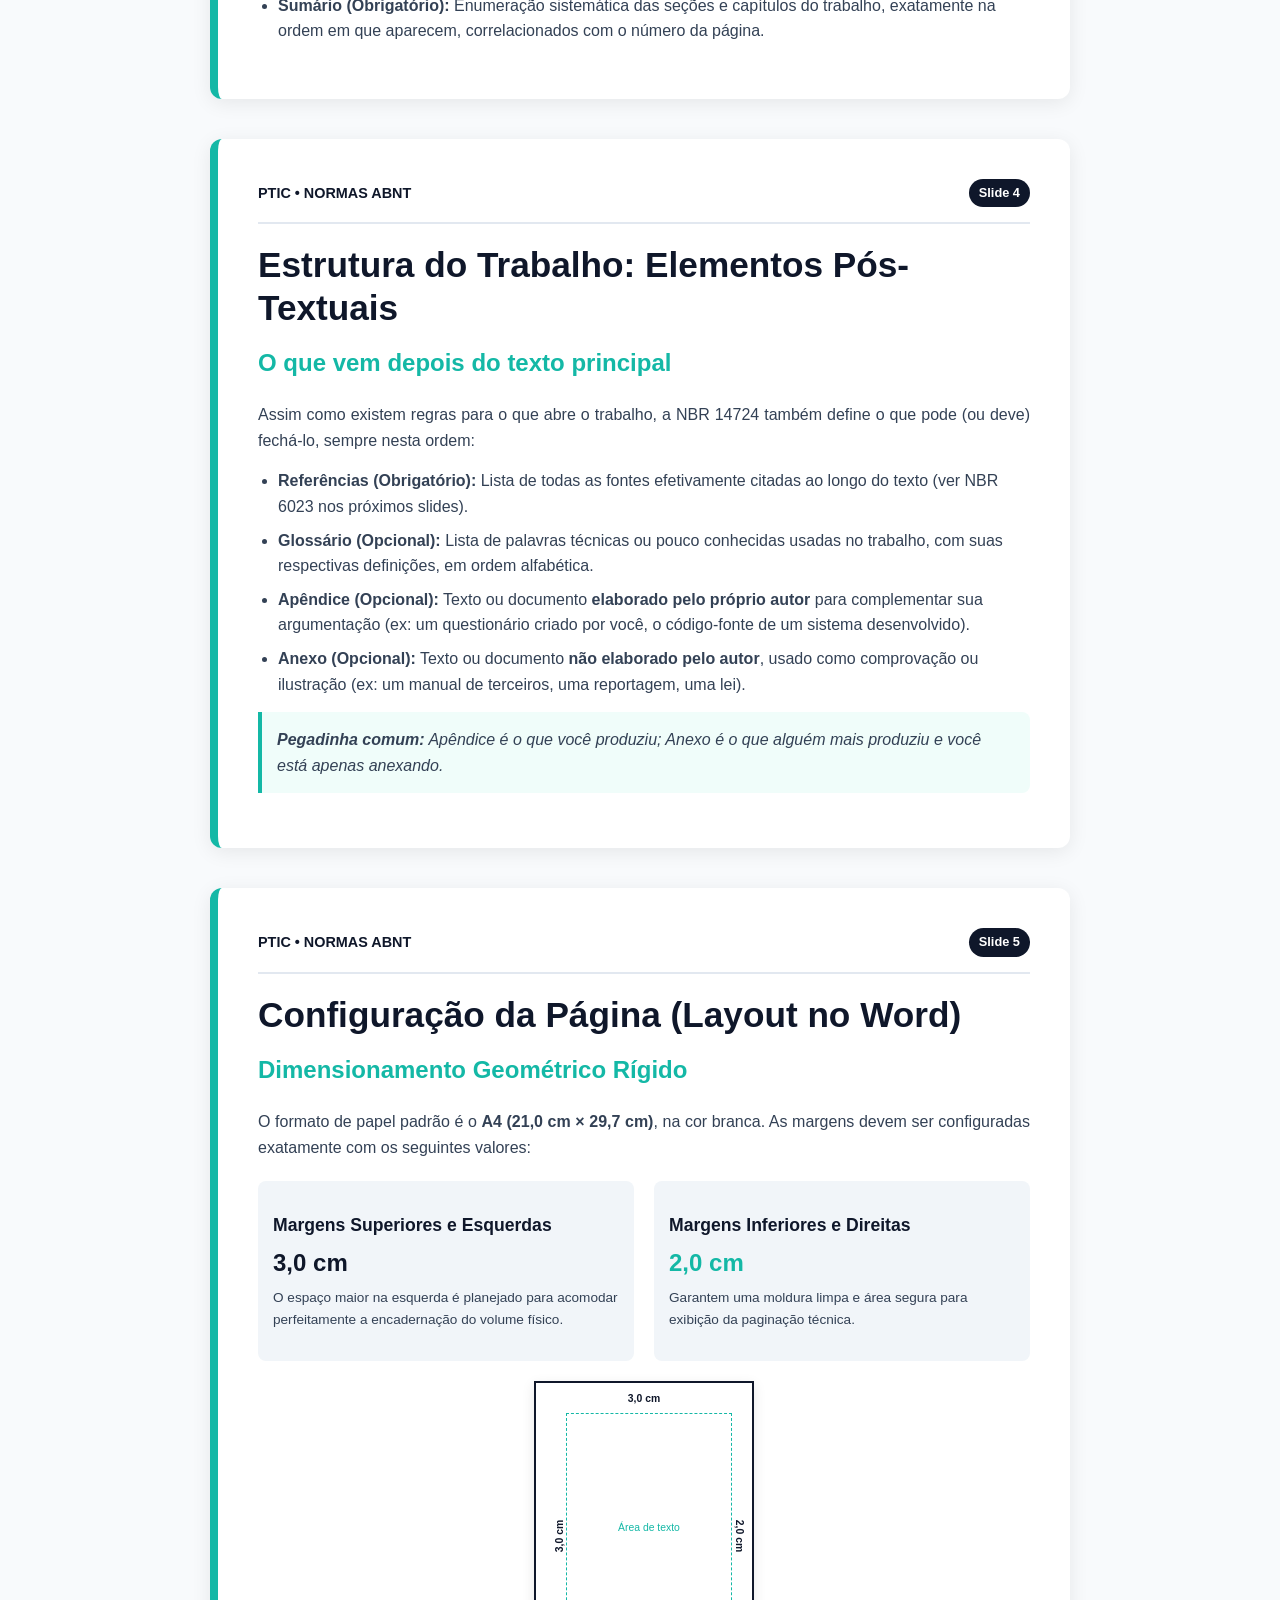
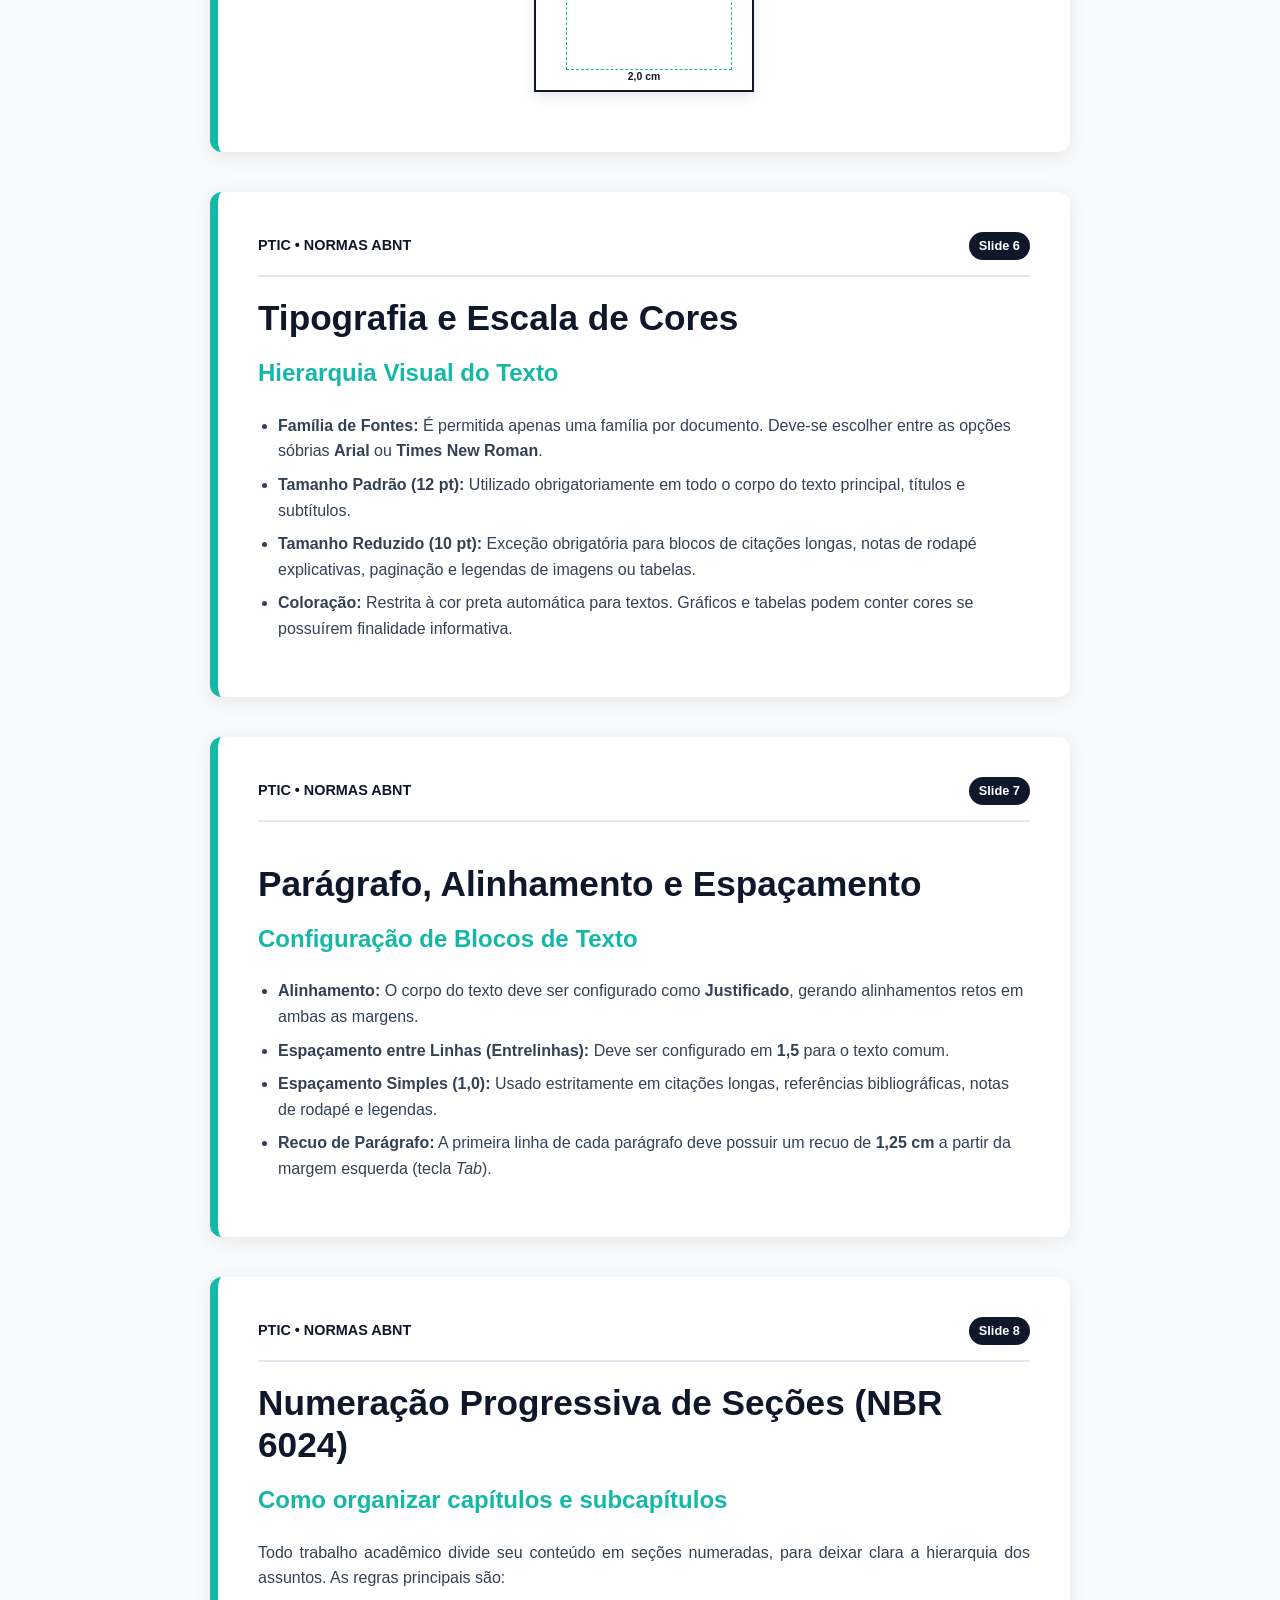
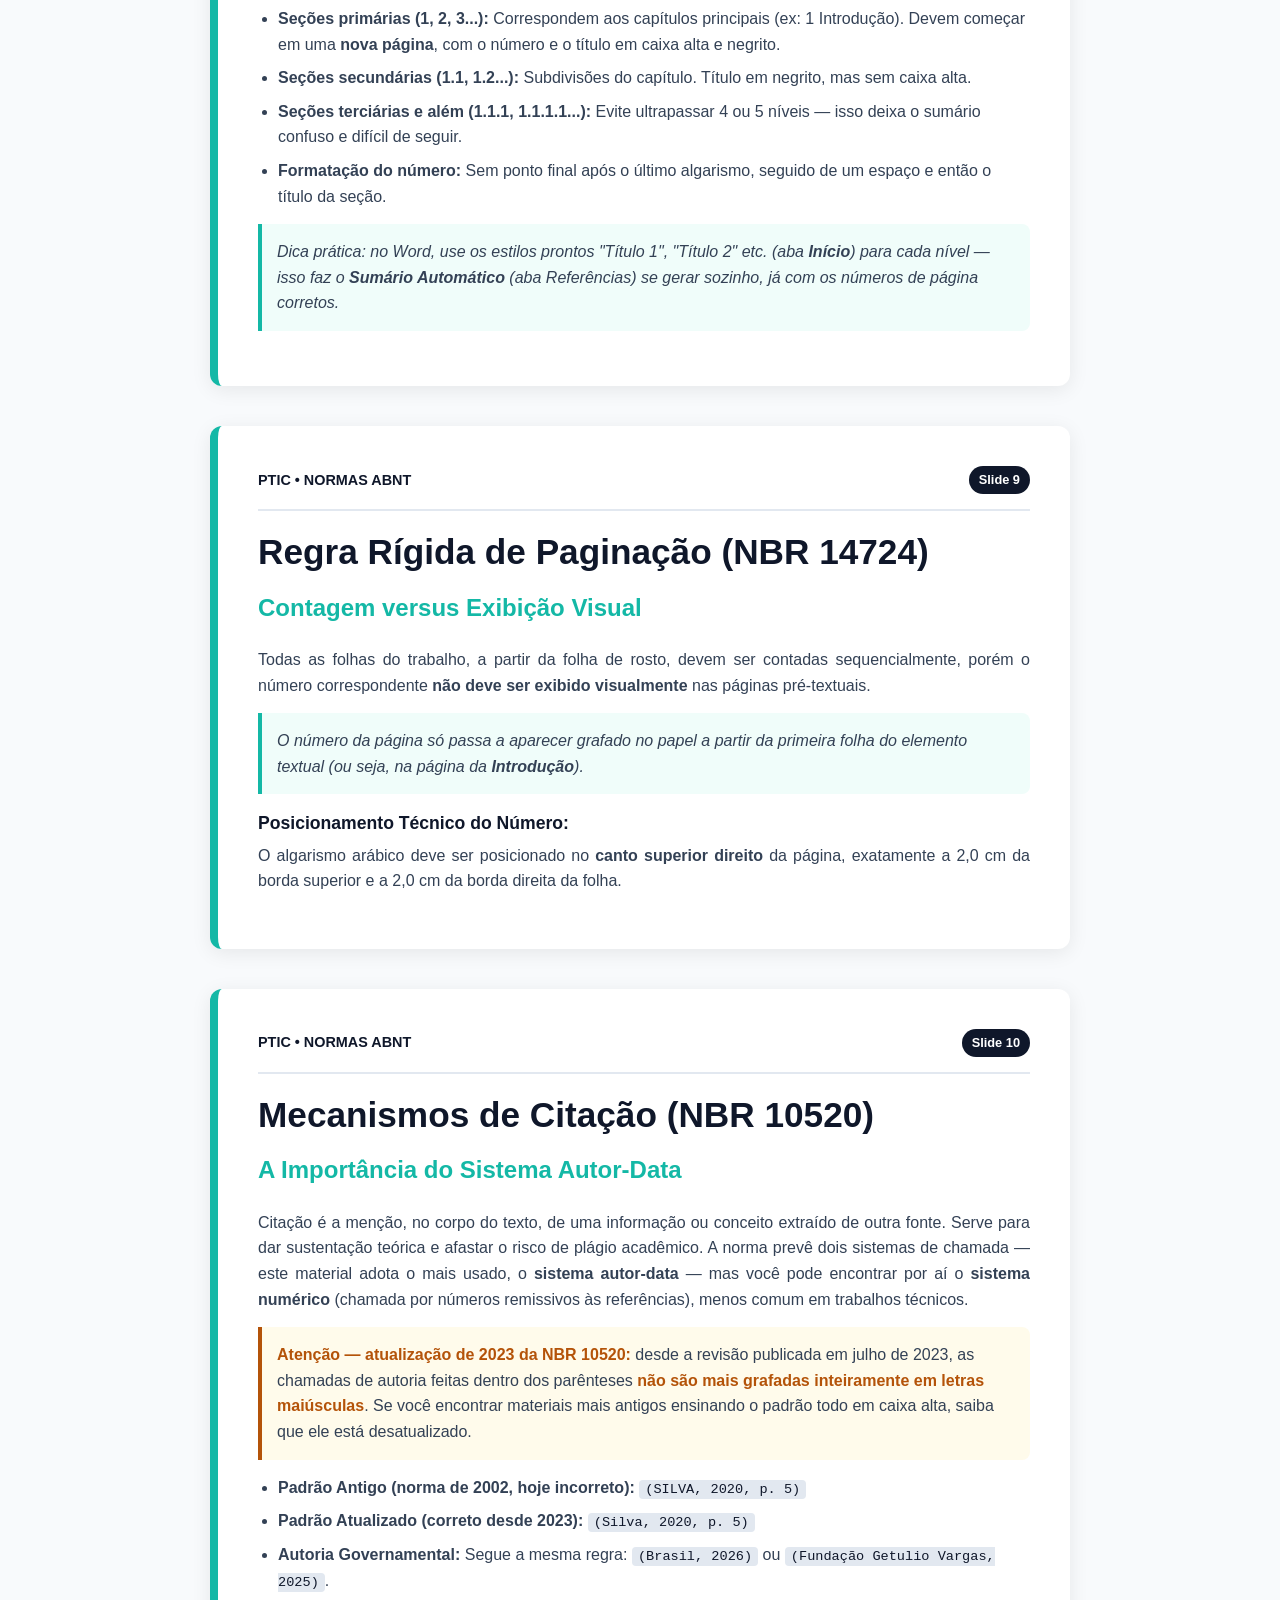
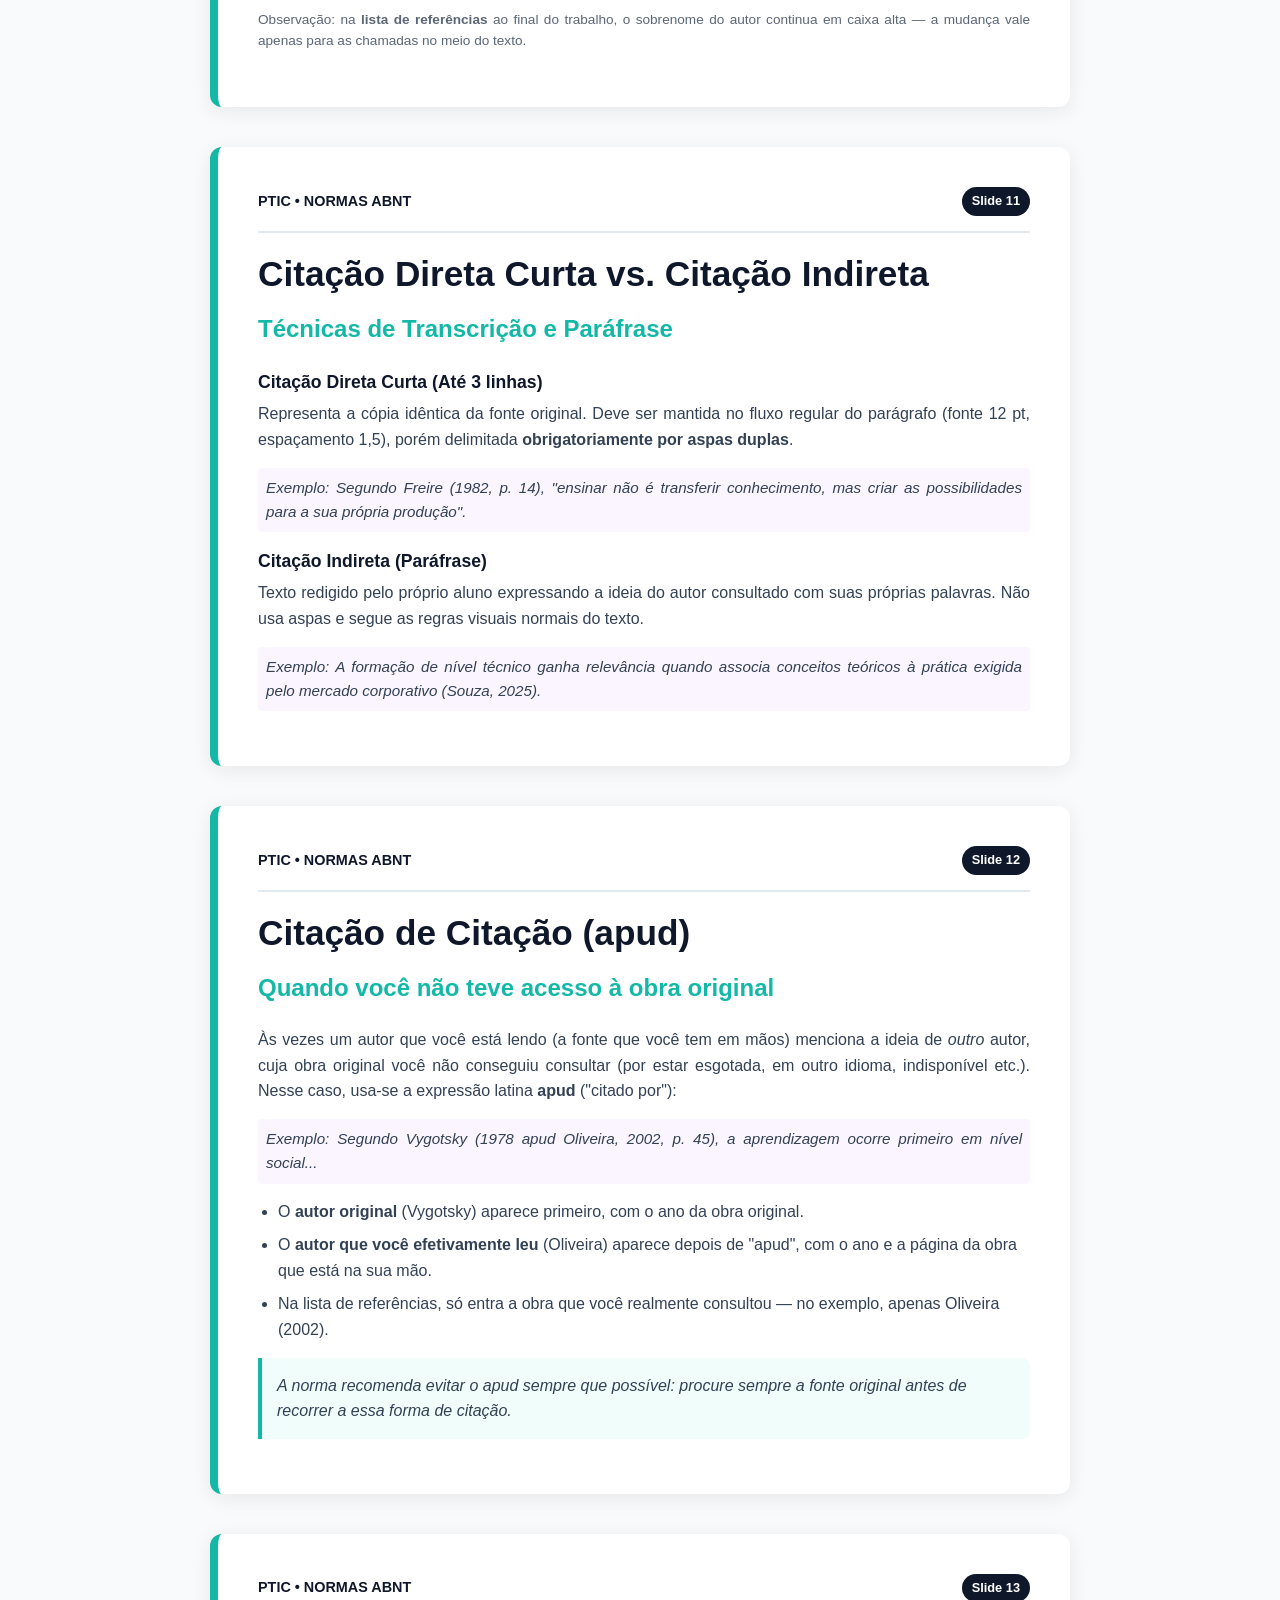
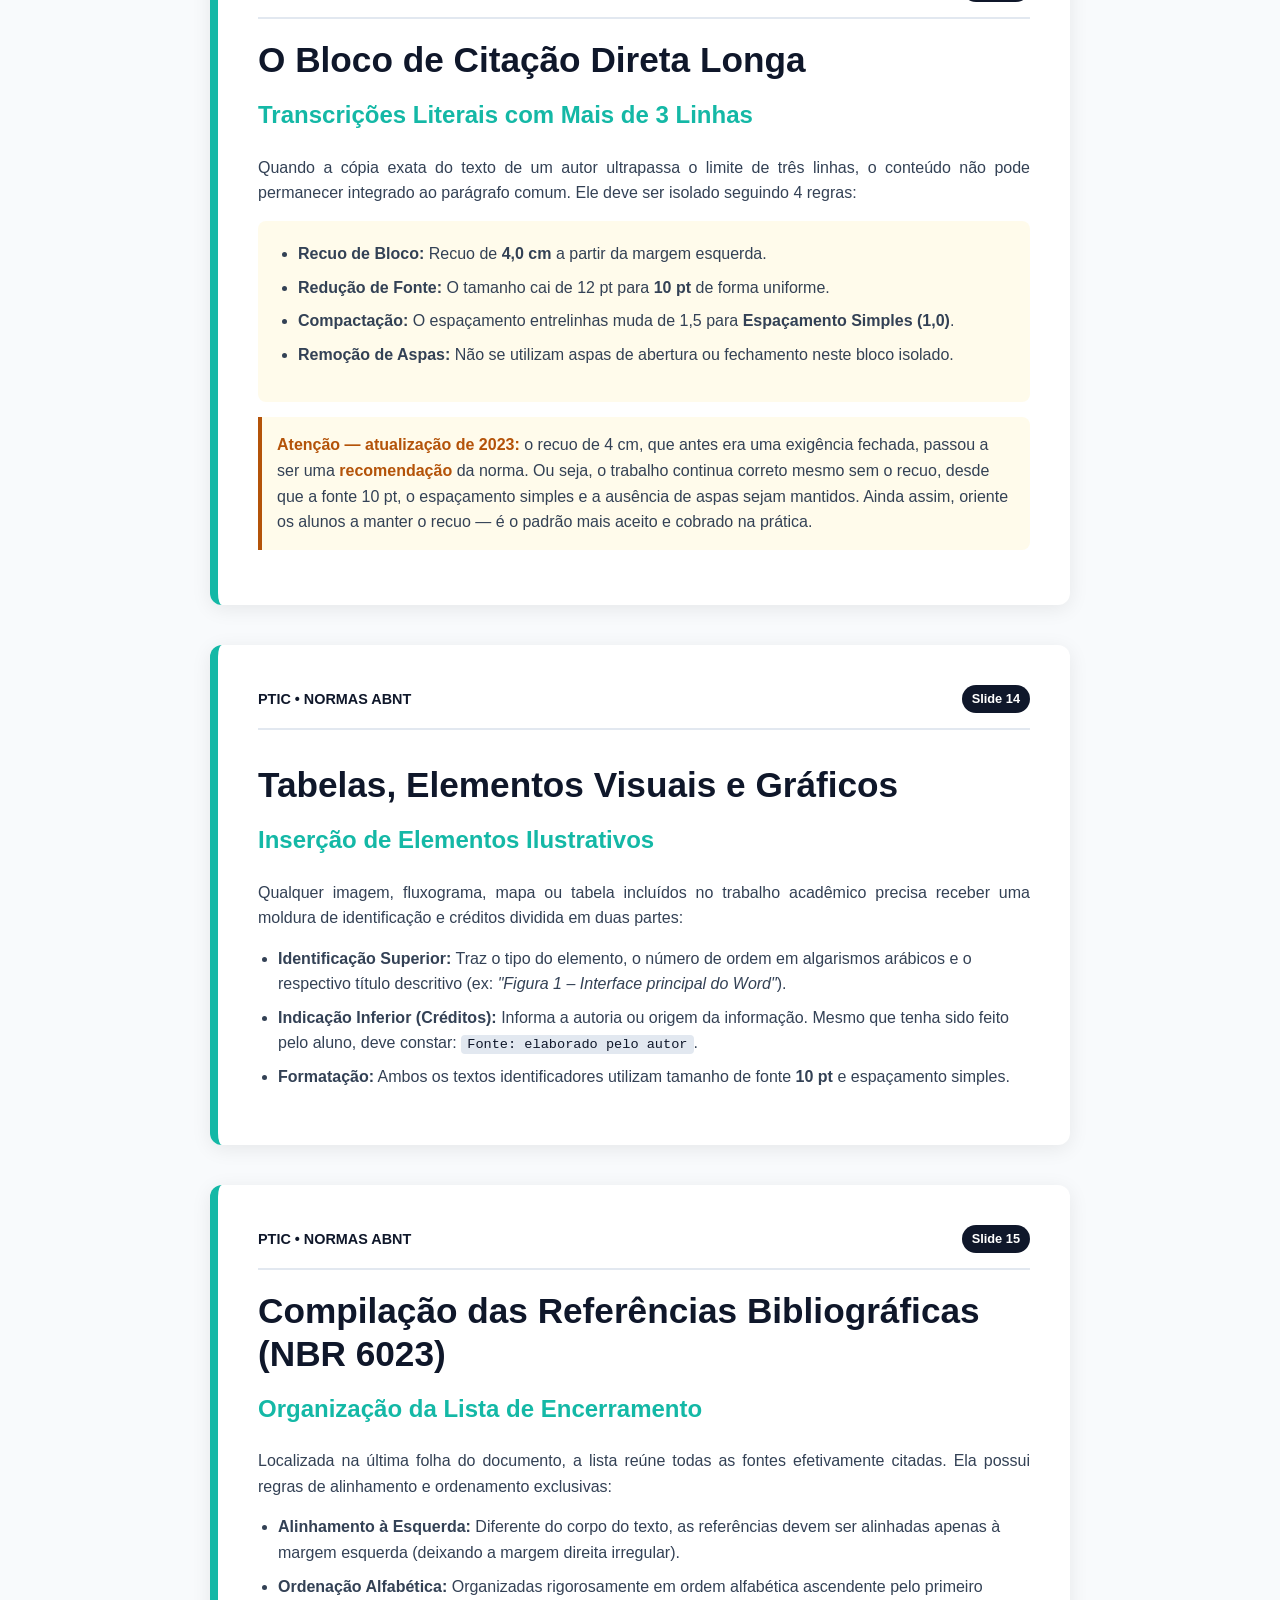
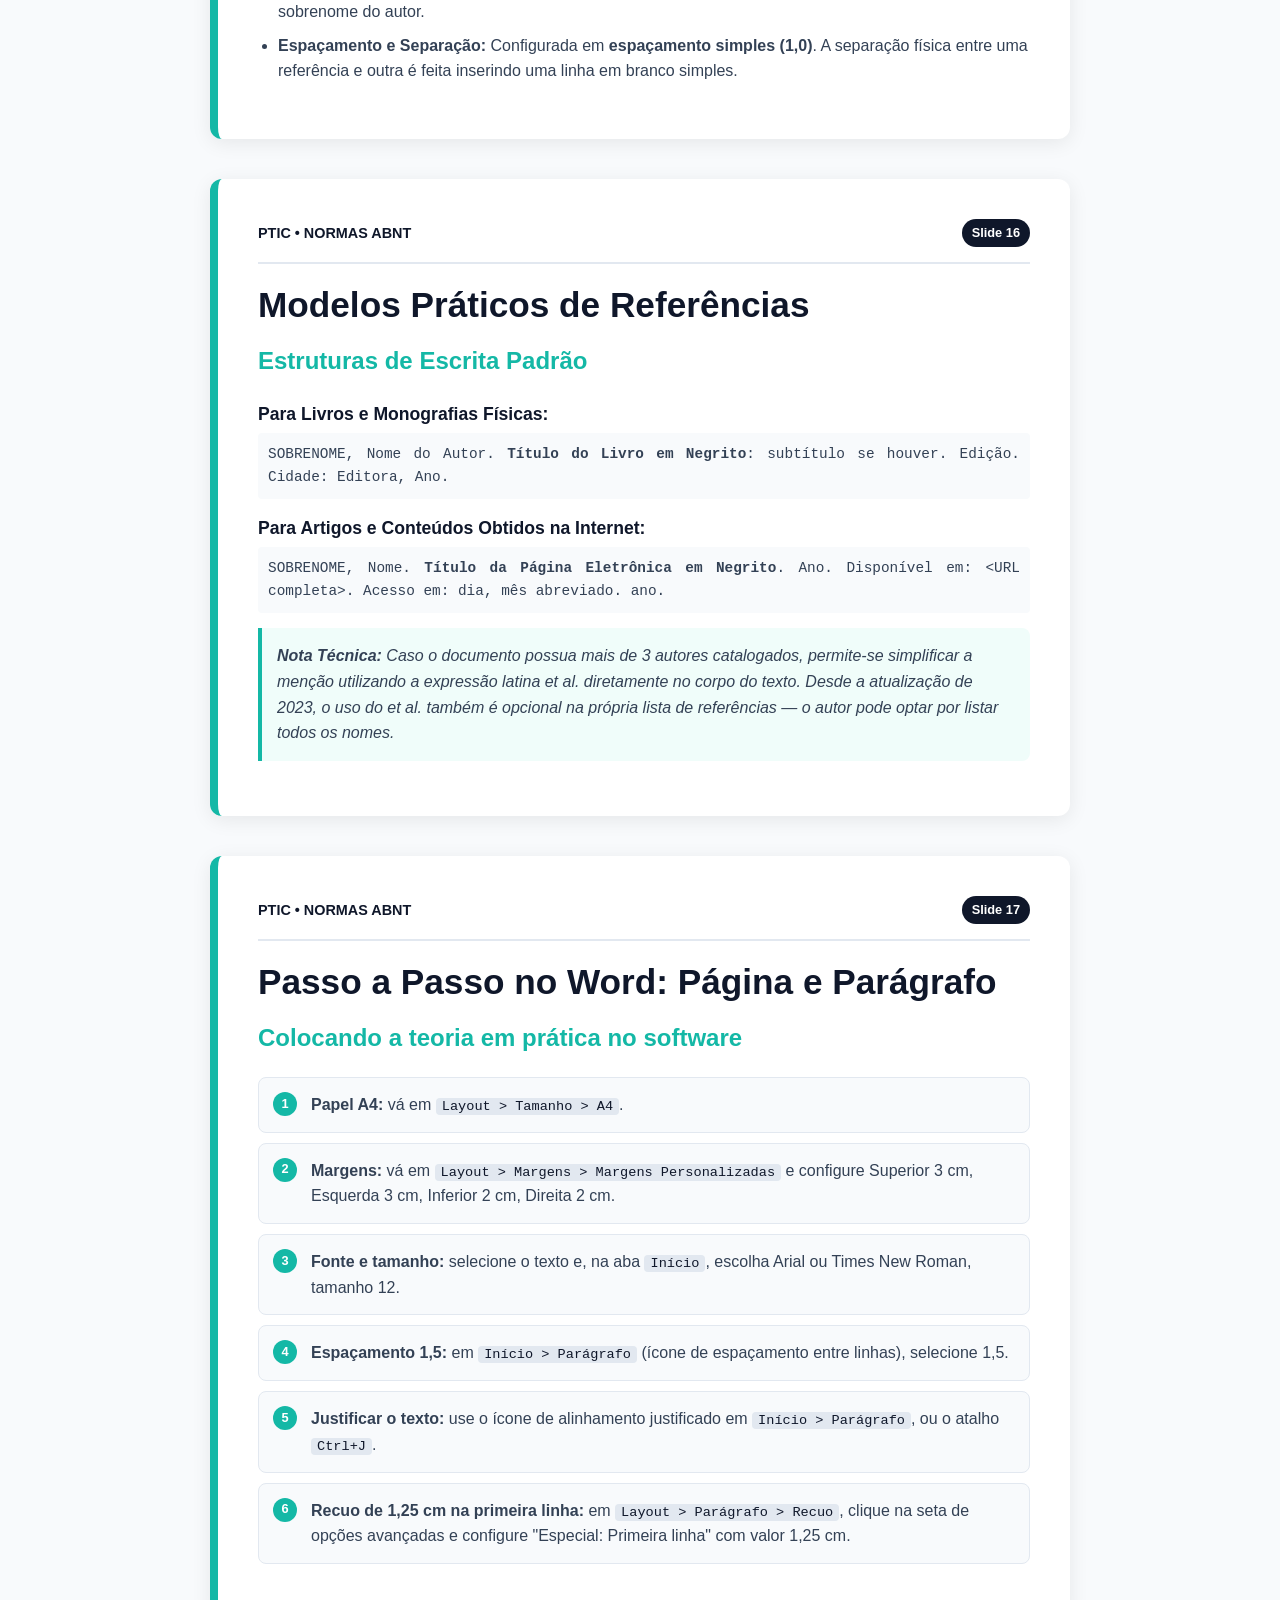
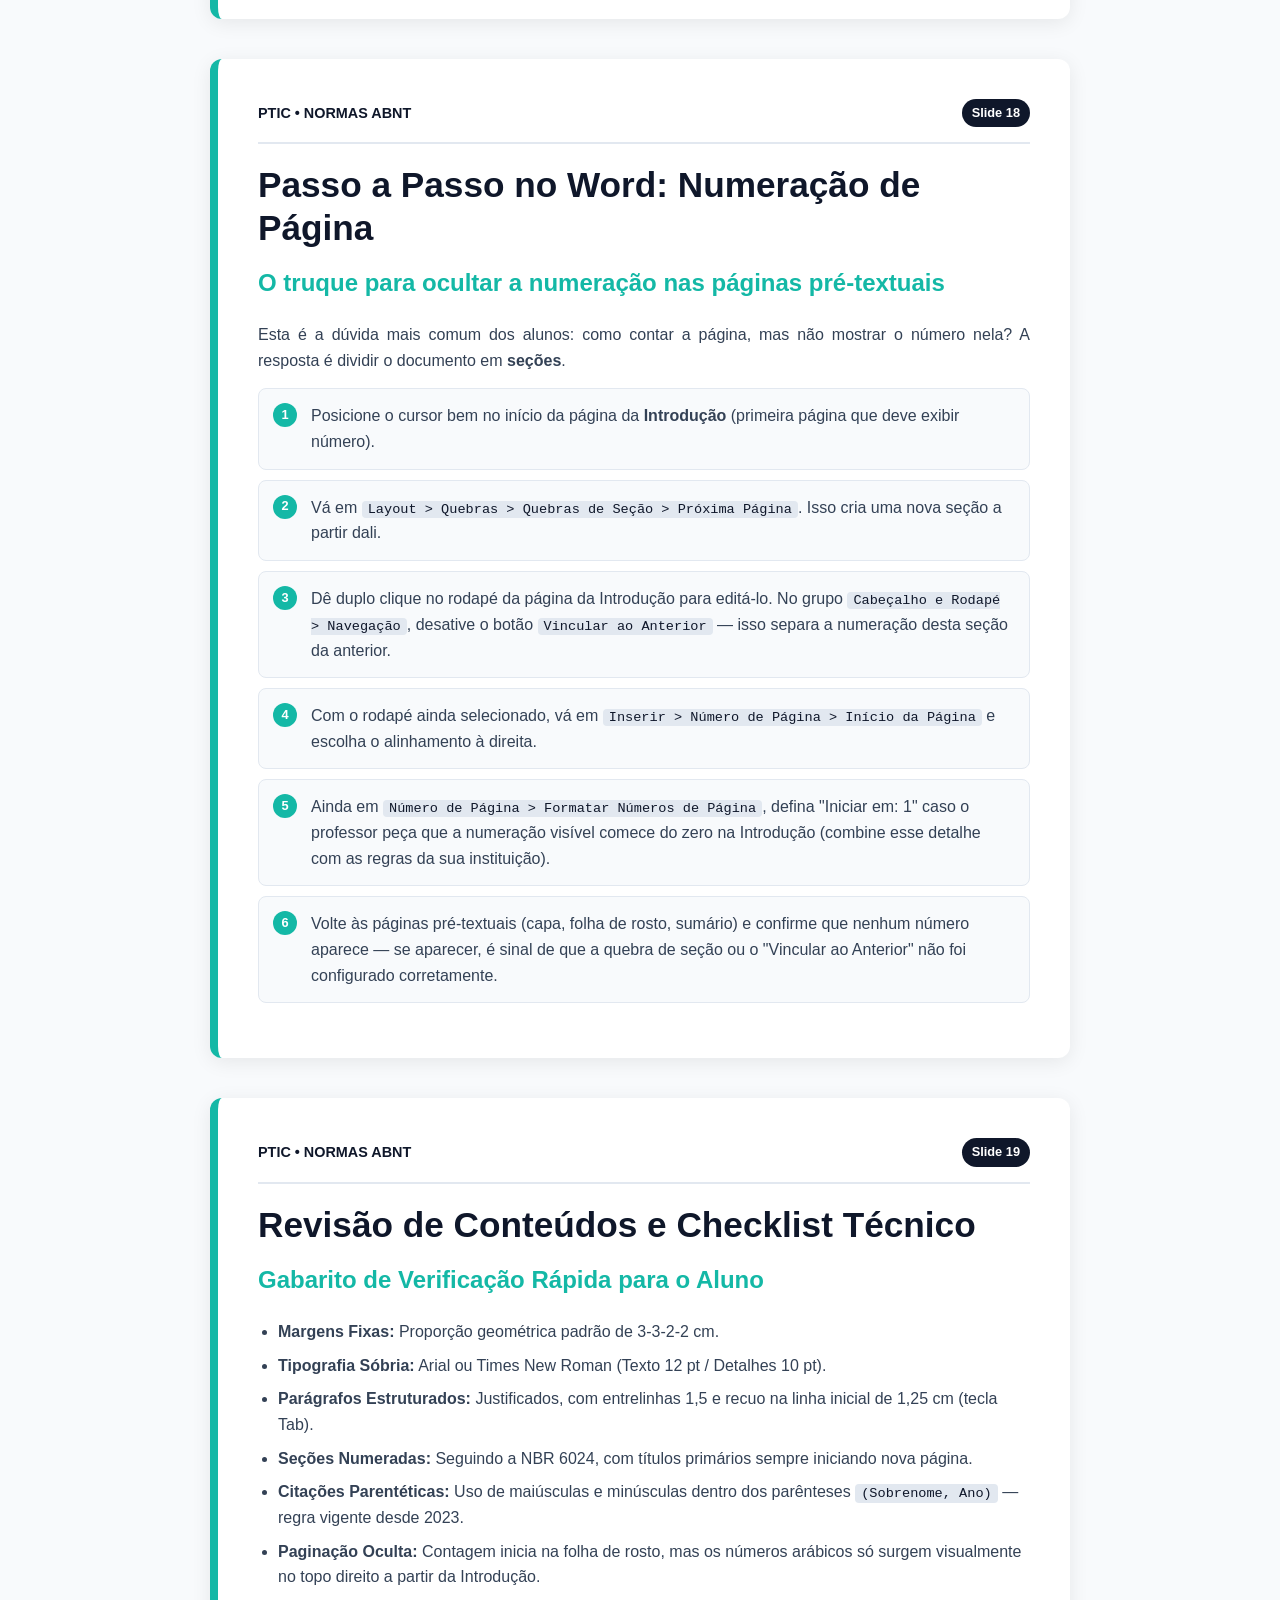
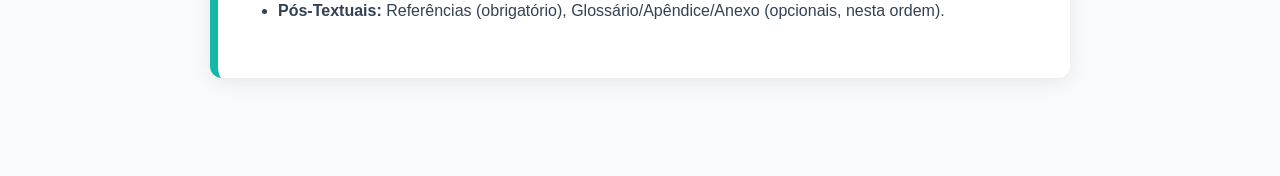
<file: apostila1.html>
<!DOCTYPE html>
<html lang="pt-BR">
<head>
    <meta charset="UTF-8">
    <meta name="viewport" content="width=device-width, initial-scale=1.0">
    <title>Apostila Digital de PTIC: Normas ABNT</title>
    <link rel="stylesheet" href="apostila1.css">
</head>
<body>

<div class="slide-container">

    <!-- SLIDE 1: CAPA -->
    <div class="slide cover" id="capa">
        <div>
            <p style="text-align:center; font-weight:bold; letter-spacing: 2px; color: var(--secondary);">ETEC 2026</p>
            <h1>Manual Acadêmico de Normalização Técnica</h1>
            <h2>Diretrizes e Práticas de Formatação (Padrão ABNT)</h2>
            <p style="text-align:center; margin-top: 20px; opacity: 0.9;">Componente Curricular: Projetos de Tecnologia da Informação e Comunicação (PTIC)</p>
            


            <p style="text-align:center; margin-top: 0px; opacity: 0.9;">Professor Miguel Oliveira Bezerra</p>
        </div>
    </div>
    
    <!-- SLIDE 2 -->
    <div class="slide" id="introducao">
        <div class="header">
            <span class="institution">PTIC • NORMAS ABNT</span>
            <span class="page-num">Slide 2</span>
        </div>
        <div>
            <h1>Introdução e Legislação Técnica</h1>
            <p>A <strong>Associação Brasileira de Normas Técnicas (ABNT)</strong> é o órgão responsável pela normalização técnica no Brasil. No ambiente acadêmico, ela estabelece as regras que garantem a seriedade, uniformidade e credibilidade científica dos trabalhos.</p>
            <h2>As Normas Pilares:</h2>
            <ul>
                <li><strong>ABNT NBR 14724:</strong> Especifica os princípios gerais para a elaboração e apresentação de trabalhos acadêmicos (TCCs, relatórios, monografias).</li>
                <li><strong>ABNT NBR 10520:</strong> Determina as características para a apresentação de citações em documentos.</li>
                <li><strong>ABNT NBR 6023:</strong> Orienta a preparação e a descrição das referências bibliográficas.</li>
                <li><strong>ABNT NBR 6024:</strong> Define como numerar progressivamente as seções de um documento (capítulos, subcapítulos).</li>
            </ul>
        </div>
    </div>

    <!-- SLIDE 3 -->
    <div class="slide" id="pretextuais">
        <div class="header">
            <span class="institution">PTIC • NORMAS ABNT</span>
            <span class="page-num">Slide 3</span>
        </div>
        <div>
            <h1>Estrutura do Trabalho: Elementos Pré-Textuais</h1>
            <h2>Anatomia das Páginas Iniciais (NBR 14724)</h2>
            <ul>
                <li><strong>Capa (Obrigatório):</strong> Elemento externo de proteção. Deve apresentar: Nome do aluno (caixa alta), Título principal, Subtítulo (se houver), Cidade e Ano de entrega.</li>
                <li><strong>Folha de Rosto (Obrigatório):</strong> Apresenta os mesmos dados da capa, mas adiciona a <em>Nota de Natureza do Trabalho</em> (texto alinhado do meio da página para a direita explicando o objetivo do projeto, curso e orientador).</li>
                <li><strong>Sumário (Obrigatório):</strong> Enumeração sistemática das seções e capítulos do trabalho, exatamente na ordem em que aparecem, correlacionados com o número da página.</li>
            </ul>
        </div>
    </div>

    <!-- SLIDE 4: NOVO -->
    <div class="slide" id="postextuais">
        <div class="header">
            <span class="institution">PTIC • NORMAS ABNT</span>
            <span class="page-num">Slide 4</span>
        </div>
        <div>
            <h1>Estrutura do Trabalho: Elementos Pós-Textuais</h1>
            <h2>O que vem depois do texto principal</h2>
            <p>Assim como existem regras para o que abre o trabalho, a NBR 14724 também define o que pode (ou deve) fechá-lo, sempre nesta ordem:</p>
            <ul>
                <li><strong>Referências (Obrigatório):</strong> Lista de todas as fontes efetivamente citadas ao longo do texto (ver NBR 6023 nos próximos slides).</li>
                <li><strong>Glossário (Opcional):</strong> Lista de palavras técnicas ou pouco conhecidas usadas no trabalho, com suas respectivas definições, em ordem alfabética.</li>
                <li><strong>Apêndice (Opcional):</strong> Texto ou documento <strong>elaborado pelo próprio autor</strong> para complementar sua argumentação (ex: um questionário criado por você, o código-fonte de um sistema desenvolvido).</li>
                <li><strong>Anexo (Opcional):</strong> Texto ou documento <strong>não elaborado pelo autor</strong>, usado como comprovação ou ilustração (ex: um manual de terceiros, uma reportagem, uma lei).</li>
            </ul>
            <div class="highlight-box">
                <strong>Pegadinha comum:</strong> Apêndice é o que <em>você</em> produziu; Anexo é o que <em>alguém mais</em> produziu e você está apenas anexando.
            </div>
        </div>
    </div>

    <!-- SLIDE 5 -->
    <div class="slide" id="pagina">
        <div class="header">
            <span class="institution">PTIC • NORMAS ABNT</span>
            <span class="page-num">Slide 5</span>
        </div>
        <div>
            <h1>Configuração da Página (Layout no Word)</h1>
            <h2>Dimensionamento Geométrico Rígido</h2>
            <p>O formato de papel padrão é o <strong>A4 (21,0 cm × 29,7 cm)</strong>, na cor branca. As margens devem ser configuradas exatamente com os seguintes valores:</p>

            <div class="grid-2" style="margin-top: 20px;">
                <div style="background: #f1f5f9; padding: 15px; border-radius: 8px;">
                    <h3>Margens Superiores e Esquerdas</h3>
                    <p style="font-size: 1.5rem; color: var(--primary); font-weight: bold; margin: 5px 0;">3,0 cm</p>
                    <p style="font-size: 0.85rem; text-align: left;">O espaço maior na esquerda é planejado para acomodar perfeitamente a encadernação do volume físico.</p>
                </div>
                <div style="background: #f1f5f9; padding: 15px; border-radius: 8px;">
                    <h3>Margens Inferiores e Direitas</h3>
                    <p style="font-size: 1.5rem; color: var(--secondary); font-weight: bold; margin: 5px 0;">2,0 cm</p>
                    <p style="font-size: 0.85rem; text-align: left;">Garantem uma moldura limpa e área segura para exibição da paginação técnica.</p>
                </div>
            </div>

            <div class="page-mockup">
                <div class="a4-box">
                    <span class="a4-label top">3,0 cm</span>
                    <span class="a4-label left">3,0 cm</span>
                    <span class="a4-label bottom">2,0 cm</span>
                    <span class="a4-label right">2,0 cm</span>
                    <div class="a4-margin"></div>
                </div>
            </div>
        </div>
    </div>

    <!-- SLIDE 6 -->
    <div class="slide" id="tipografia">
        <div class="header">
            <span class="institution">PTIC • NORMAS ABNT</span>
            <span class="page-num">Slide 6</span>
        </div>
        <div>
            <h1>Tipografia e Escala de Cores</h1>
            <h2>Hierarquia Visual do Texto</h2>
            <ul>
                <li><strong>Família de Fontes:</strong> É permitida apenas uma família por documento. Deve-se escolher entre as opções sóbrias <strong>Arial</strong> ou <strong>Times New Roman</strong>.</li>
                <li><strong>Tamanho Padrão (12 pt):</strong> Utilizado obrigatoriamente em todo o corpo do texto principal, títulos e subtítulos.</li>
                <li><strong>Tamanho Reduzido (10 pt):</strong> Exceção obrigatória para blocos de citações longas, notas de rodapé explicativas, paginação e legendas de imagens ou tabelas.</li>
                <li><strong>Coloração:</strong> Restrita à cor preta automática para textos. Gráficos e tabelas podem conter cores se possuírem finalidade informativa.</li>
            </ul>
        </div>
    </div>

    <!-- SLIDE 7 -->
    <div class="slide" id="paragrafo">
        <div class="header">
            <span class="institution">PTIC • NORMAS ABNT</span>
            <span class="page-num">Slide 7</span>
        </div>
        <div>
            <h1>Parágrafo, Alinhamento e Espaçamento</h1>
            <h2>Configuração de Blocos de Texto</h2>
            <ul>
                <li><strong>Alinhamento:</strong> O corpo do texto deve ser configurado como <strong>Justificado</strong>, gerando alinhamentos retos em ambas as margens.</li>
                <li><strong>Espaçamento entre Linhas (Entrelinhas):</strong> Deve ser configurado em <strong>1,5</strong> para o texto comum.</li>
                <li><strong>Espaçamento Simples (1,0):</strong> Usado estritamente em citações longas, referências bibliográficas, notas de rodapé e legendas.</li>
                <li><strong>Recuo de Parágrafo:</strong> A primeira linha de cada parágrafo deve possuir um recuo de <strong>1,25 cm</strong> a partir da margem esquerda (tecla <em>Tab</em>).</li>
            </ul>
        </div>
    </div>

    <!-- SLIDE 8: NOVO -->
    <div class="slide" id="numeracao-secoes">
        <div class="header">
            <span class="institution">PTIC • NORMAS ABNT</span>
            <span class="page-num">Slide 8</span>
        </div>
        <div>
            <h1>Numeração Progressiva de Seções (NBR 6024)</h1>
            <h2>Como organizar capítulos e subcapítulos</h2>
            <p>Todo trabalho acadêmico divide seu conteúdo em seções numeradas, para deixar clara a hierarquia dos assuntos. As regras principais são:</p>
            <ul>
                <li><strong>Seções primárias (1, 2, 3...):</strong> Correspondem aos capítulos principais (ex: 1 Introdução). Devem começar em uma <strong>nova página</strong>, com o número e o título em caixa alta e negrito.</li>
                <li><strong>Seções secundárias (1.1, 1.2...):</strong> Subdivisões do capítulo. Título em negrito, mas sem caixa alta.</li>
                <li><strong>Seções terciárias e além (1.1.1, 1.1.1.1...):</strong> Evite ultrapassar 4 ou 5 níveis — isso deixa o sumário confuso e difícil de seguir.</li>
                <li><strong>Formatação do número:</strong> Sem ponto final após o último algarismo, seguido de um espaço e então o título da seção.</li>
            </ul>
            <div class="highlight-box">
                Dica prática: no Word, use os estilos prontos "Título 1", "Título 2" etc. (aba <strong>Início</strong>) para cada nível — isso faz o <strong>Sumário Automático</strong> (aba Referências) se gerar sozinho, já com os números de página corretos.
            </div>
        </div>
    </div>

    <!-- SLIDE 9 -->
    <div class="slide" id="paginacao">
        <div class="header">
            <span class="institution">PTIC • NORMAS ABNT</span>
            <span class="page-num">Slide 9</span>
        </div>
        <div>
            <h1>Regra Rígida de Paginação (NBR 14724)</h1>
            <h2>Contagem versus Exibição Visual</h2>
            <p>Todas as folhas do trabalho, a partir da folha de rosto, devem ser contadas sequencialmente, porém o número correspondente <strong>não deve ser exibido visualmente</strong> nas páginas pré-textuais.</p>
            <div class="highlight-box">
                O número da página só passa a aparecer grafado no papel a partir da primeira folha do elemento textual (ou seja, na página da <strong>Introdução</strong>).
            </div>
            <h3>Posicionamento Técnico do Número:</h3>
            <p>O algarismo arábico deve ser posicionado no <strong>canto superior direito</strong> da página, exatamente a 2,0 cm da borda superior e a 2,0 cm da borda direita da folha.</p>
        </div>
    </div>

    <!-- SLIDE 10 -->
    <div class="slide" id="citacoes">
        <div class="header">
            <span class="institution">PTIC • NORMAS ABNT</span>
            <span class="page-num">Slide 10</span>
        </div>
        <div>
            <h1>Mecanismos de Citação (NBR 10520)</h1>
            <h2>A Importância do Sistema Autor-Data</h2>
            <p>Citação é a menção, no corpo do texto, de uma informação ou conceito extraído de outra fonte. Serve para dar sustentação teórica e afastar o risco de plágio acadêmico. A norma prevê dois sistemas de chamada — este material adota o mais usado, o <strong>sistema autor-data</strong> — mas você pode encontrar por aí o <strong>sistema numérico</strong> (chamada por números remissivos às referências), menos comum em trabalhos técnicos.</p>

            <div class="update-box">
                <strong>Atenção — atualização de 2023 da NBR 10520:</strong> desde a revisão publicada em julho de 2023, as chamadas de autoria feitas dentro dos parênteses <strong>não são mais grafadas inteiramente em letras maiúsculas</strong>. Se você encontrar materiais mais antigos ensinando o padrão todo em caixa alta, saiba que ele está desatualizado.
            </div>
            <ul>
                <li><strong>Padrão Antigo (norma de 2002, hoje incorreto):</strong> <span class="badge">(SILVA, 2020, p. 5)</span></li>
                <li><strong>Padrão Atualizado (correto desde 2023):</strong> <span class="badge">(Silva, 2020, p. 5)</span></li>
                <li><strong>Autoria Governamental:</strong> Segue a mesma regra: <span class="badge">(Brasil, 2026)</span> ou <span class="badge">(Fundação Getulio Vargas, 2025)</span>.</li>
            </ul>
            <p style="font-size: 0.85rem; opacity: 0.8;">Observação: na <strong>lista de referências</strong> ao final do trabalho, o sobrenome do autor continua em caixa alta — a mudança vale apenas para as chamadas no meio do texto.</p>
        </div>
    </div>

    <!-- SLIDE 11 -->
    <div class="slide" id="citacao-direta-indireta">
        <div class="header">
            <span class="institution">PTIC • NORMAS ABNT</span>
            <span class="page-num">Slide 11</span>
        </div>
        <div>
            <h1>Citação Direta Curta vs. Citação Indireta</h1>
            <h2>Técnicas de Transcrição e Paráfrase</h2>
            <h3>Citação Direta Curta (Até 3 linhas)</h3>
            <p>Representa a cópia idêntica da fonte original. Deve ser mantida no fluxo regular do parágrafo (fonte 12 pt, espaçamento 1,5), porém delimitada <strong>obrigatoriamente por aspas duplas</strong>.</p>
            <p style="font-style: italic; font-size: 0.95rem; background: #faf5ff; padding: 8px; border-radius: 4px;">Exemplo: Segundo Freire (1982, p. 14), "ensinar não é transferir conhecimento, mas criar as possibilidades para a sua própria produção".</p>

            <h3>Citação Indireta (Paráfrase)</h3>
            <p>Texto redigido pelo próprio aluno expressando a ideia do autor consultado com suas próprias palavras. Não usa aspas e segue as regras visuais normais do texto.</p>
            <p style="font-style: italic; font-size: 0.95rem; background: #faf5ff; padding: 8px; border-radius: 4px;">Exemplo: A formação de nível técnico ganha relevância quando associa conceitos teóricos à prática exigida pelo mercado corporativo (Souza, 2025).</p>
        </div>
    </div>

    <!-- SLIDE 12: NOVO -->
    <div class="slide" id="apud">
        <div class="header">
            <span class="institution">PTIC • NORMAS ABNT</span>
            <span class="page-num">Slide 12</span>
        </div>
        <div>
            <h1>Citação de Citação (apud)</h1>
            <h2>Quando você não teve acesso à obra original</h2>
            <p>Às vezes um autor que você está lendo (a fonte que você tem em mãos) menciona a ideia de <em>outro</em> autor, cuja obra original você não conseguiu consultar (por estar esgotada, em outro idioma, indisponível etc.). Nesse caso, usa-se a expressão latina <strong>apud</strong> ("citado por"):</p>
            <p style="font-style: italic; font-size: 0.95rem; background: #faf5ff; padding: 8px; border-radius: 4px;">Exemplo: Segundo Vygotsky (1978 <em>apud</em> Oliveira, 2002, p. 45), a aprendizagem ocorre primeiro em nível social...</p>
            <ul>
                <li>O <strong>autor original</strong> (Vygotsky) aparece primeiro, com o ano da obra original.</li>
                <li>O <strong>autor que você efetivamente leu</strong> (Oliveira) aparece depois de "apud", com o ano e a página da obra que está na sua mão.</li>
                <li>Na lista de referências, só entra a obra que você realmente consultou — no exemplo, apenas Oliveira (2002).</li>
            </ul>
            <div class="highlight-box">
                A norma recomenda evitar o apud sempre que possível: procure sempre a fonte original antes de recorrer a essa forma de citação.
            </div>
        </div>
    </div>

    <!-- SLIDE 13 -->
    <div class="slide" id="citacao-longa">
        <div class="header">
            <span class="institution">PTIC • NORMAS ABNT</span>
            <span class="page-num">Slide 13</span>
        </div>
        <div>
            <h1>O Bloco de Citação Direta Longa</h1>
            <h2>Transcrições Literais com Mais de 3 Linhas</h2>
            <p>Quando a cópia exata do texto de um autor ultrapassa o limite de três linhas, o conteúdo não pode permanecer integrado ao parágrafo comum. Ele deve ser isolado seguindo 4 regras:</p>

            <div style="background: #fffbeb; padding: 20px; border-radius: 8px; margin-top: 15px;">
                <ul>
                    <li><strong>Recuo de Bloco:</strong> Recuo de <strong>4,0 cm</strong> a partir da margem esquerda.</li>
                    <li><strong>Redução de Fonte:</strong> O tamanho cai de 12 pt para <strong>10 pt</strong> de forma uniforme.</li>
                    <li><strong>Compactação:</strong> O espaçamento entrelinhas muda de 1,5 para <strong>Espaçamento Simples (1,0)</strong>.</li>
                    <li><strong>Remoção de Aspas:</strong> Não se utilizam aspas de abertura ou fechamento neste bloco isolado.</li>
                </ul>
            </div>
            <div class="update-box">
                <strong>Atenção — atualização de 2023:</strong> o recuo de 4 cm, que antes era uma exigência fechada, passou a ser uma <strong>recomendação</strong> da norma. Ou seja, o trabalho continua correto mesmo sem o recuo, desde que a fonte 10 pt, o espaçamento simples e a ausência de aspas sejam mantidos. Ainda assim, oriente os alunos a manter o recuo — é o padrão mais aceito e cobrado na prática.
            </div>
        </div>
    </div>

    <!-- SLIDE 14 -->
    <div class="slide" id="elementos-visuais">
        <div class="header">
            <span class="institution">PTIC • NORMAS ABNT</span>
            <span class="page-num">Slide 14</span>
        </div>
        <div>
            <h1>Tabelas, Elementos Visuais e Gráficos</h1>
            <h2>Inserção de Elementos Ilustrativos</h2>
            <p>Qualquer imagem, fluxograma, mapa ou tabela incluídos no trabalho acadêmico precisa receber uma moldura de identificação e créditos dividida em duas partes:</p>
            <ul>
                <li><strong>Identificação Superior:</strong> Traz o tipo do elemento, o número de ordem em algarismos arábicos e o respectivo título descritivo (ex: <em>"Figura 1 – Interface principal do Word"</em>).</li>
                <li><strong>Indicação Inferior (Créditos):</strong> Informa a autoria ou origem da informação. Mesmo que tenha sido feito pelo aluno, deve constar: <span class="badge">Fonte: elaborado pelo autor</span>.</li>
                <li><strong>Formatação:</strong> Ambos os textos identificadores utilizam tamanho de fonte <strong>10 pt</strong> e espaçamento simples.</li>
            </ul>
        </div>
    </div>

    <!-- SLIDE 15 -->
    <div class="slide" id="referencias">
        <div class="header">
            <span class="institution">PTIC • NORMAS ABNT</span>
            <span class="page-num">Slide 15</span>
        </div>
        <div>
            <h1>Compilação das Referências Bibliográficas (NBR 6023)</h1>
            <h2>Organização da Lista de Encerramento</h2>
            <p>Localizada na última folha do documento, a lista reúne todas as fontes efetivamente citadas. Ela possui regras de alinhamento e ordenamento exclusivas:</p>
            <ul>
                <li><strong>Alinhamento à Esquerda:</strong> Diferente do corpo do texto, as referências devem ser alinhadas apenas à margem esquerda (deixando a margem direita irregular).</li>
                <li><strong>Ordenação Alfabética:</strong> Organizadas rigorosamente em ordem alfabética ascendente pelo primeiro sobrenome do autor.</li>
                <li><strong>Espaçamento e Separação:</strong> Configurada em <strong>espaçamento simples (1,0)</strong>. A separação física entre uma referência e outra é feita inserindo uma linha em branco simples.</li>
            </ul>
        </div>
    </div>

    <!-- SLIDE 16 -->
    <div class="slide" id="modelos-referencias">
        <div class="header">
            <span class="institution">PTIC • NORMAS ABNT</span>
            <span class="page-num">Slide 16</span>
        </div>
        <div>
            <h1>Modelos Práticos de Referências</h1>
            <h2>Estruturas de Escrita Padrão</h2>

            <h3>Para Livros e Monografias Físicas:</h3>
            <p style="font-family: monospace; font-size: 0.9rem; background: #f8fafc; padding: 10px; border-radius: 4px;">SOBRENOME, Nome do Autor. <strong>Título do Livro em Negrito</strong>: subtítulo se houver. Edição. Cidade: Editora, Ano.</p>

            <h3>Para Artigos e Conteúdos Obtidos na Internet:</h3>
            <p style="font-family: monospace; font-size: 0.9rem; background: #f8fafc; padding: 10px; border-radius: 4px;">SOBRENOME, Nome. <strong>Título da Página Eletrônica em Negrito</strong>. Ano. Disponível em: &lt;URL completa&gt;. Acesso em: dia, mês abreviado. ano.</p>

            <div class="highlight-box" style="margin-top: 15px;">
                <strong>Nota Técnica:</strong> Caso o documento possua mais de 3 autores catalogados, permite-se simplificar a menção utilizando a expressão latina <em>et al.</em> diretamente no corpo do texto. Desde a atualização de 2023, o uso do et al. também é opcional na própria lista de referências — o autor pode optar por listar todos os nomes.
            </div>
        </div>
    </div>

    <!-- SLIDE 17: NOVO — PRÁTICA NO WORD -->
    <div class="slide" id="word-pagina">
        <div class="header">
            <span class="institution">PTIC • NORMAS ABNT</span>
            <span class="page-num">Slide 17</span>
        </div>
        <div>
            <h1>Passo a Passo no Word: Página e Parágrafo</h1>
            <h2>Colocando a teoria em prática no software</h2>
            <ol class="word-steps">
                <li><strong>Papel A4:</strong> vá em <span class="word-path">Layout &gt; Tamanho &gt; A4</span>.</li>
                <li><strong>Margens:</strong> vá em <span class="word-path">Layout &gt; Margens &gt; Margens Personalizadas</span> e configure Superior 3 cm, Esquerda 3 cm, Inferior 2 cm, Direita 2 cm.</li>
                <li><strong>Fonte e tamanho:</strong> selecione o texto e, na aba <span class="word-path">Início</span>, escolha Arial ou Times New Roman, tamanho 12.</li>
                <li><strong>Espaçamento 1,5:</strong> em <span class="word-path">Início &gt; Parágrafo</span> (ícone de espaçamento entre linhas), selecione 1,5.</li>
                <li><strong>Justificar o texto:</strong> use o ícone de alinhamento justificado em <span class="word-path">Início &gt; Parágrafo</span>, ou o atalho <span class="word-path">Ctrl+J</span>.</li>
                <li><strong>Recuo de 1,25 cm na primeira linha:</strong> em <span class="word-path">Layout &gt; Parágrafo &gt; Recuo</span>, clique na seta de opções avançadas e configure "Especial: Primeira linha" com valor 1,25 cm.</li>
            </ol>
        </div>
    </div>

    <!-- SLIDE 18: NOVO — PRÁTICA NO WORD -->
    <div class="slide" id="word-numeracao">
        <div class="header">
            <span class="institution">PTIC • NORMAS ABNT</span>
            <span class="page-num">Slide 18</span>
        </div>
        <div>
            <h1>Passo a Passo no Word: Numeração de Página</h1>
            <h2>O truque para ocultar a numeração nas páginas pré-textuais</h2>
            <p>Esta é a dúvida mais comum dos alunos: como contar a página, mas não mostrar o número nela? A resposta é dividir o documento em <strong>seções</strong>.</p>
            <ol class="word-steps">
                <li>Posicione o cursor bem no início da página da <strong>Introdução</strong> (primeira página que deve exibir número).</li>
                <li>Vá em <span class="word-path">Layout &gt; Quebras &gt; Quebras de Seção &gt; Próxima Página</span>. Isso cria uma nova seção a partir dali.</li>
                <li>Dê duplo clique no rodapé da página da Introdução para editá-lo. No grupo <span class="word-path">Cabeçalho e Rodapé &gt; Navegação</span>, desative o botão <span class="word-path">Vincular ao Anterior</span> — isso separa a numeração desta seção da anterior.</li>
                <li>Com o rodapé ainda selecionado, vá em <span class="word-path">Inserir &gt; Número de Página &gt; Início da Página</span> e escolha o alinhamento à direita.</li>
                <li>Ainda em <span class="word-path">Número de Página &gt; Formatar Números de Página</span>, defina "Iniciar em: 1" caso o professor peça que a numeração visível comece do zero na Introdução (combine esse detalhe com as regras da sua instituição).</li>
                <li>Volte às páginas pré-textuais (capa, folha de rosto, sumário) e confirme que nenhum número aparece — se aparecer, é sinal de que a quebra de seção ou o "Vincular ao Anterior" não foi configurado corretamente.</li>
            </ol>
        </div>
    </div>

    <!-- SLIDE 19: REVISÃO -->
    <div class="slide" id="revisao">
        <div class="header">
            <span class="institution">PTIC • NORMAS ABNT</span>
            <span class="page-num">Slide 19</span>
        </div>
        <div>
            <h1>Revisão de Conteúdos e Checklist Técnico</h1>
            <h2>Gabarito de Verificação Rápida para o Aluno</h2>
            <ul>
                <li><strong>Margens Fixas:</strong> Proporção geométrica padrão de 3-3-2-2 cm.</li>
                <li><strong>Tipografia Sóbria:</strong> Arial ou Times New Roman (Texto 12 pt / Detalhes 10 pt).</li>
                <li><strong>Parágrafos Estruturados:</strong> Justificados, com entrelinhas 1,5 e recuo na linha inicial de 1,25 cm (tecla Tab).</li>
                <li><strong>Seções Numeradas:</strong> Seguindo a NBR 6024, com títulos primários sempre iniciando nova página.</li>
                <li><strong>Citações Parentéticas:</strong> Uso de maiúsculas e minúsculas dentro dos parênteses <span class="badge">(Sobrenome, Ano)</span> — regra vigente desde 2023.</li>
                <li><strong>Paginação Oculta:</strong> Contagem inicia na folha de rosto, mas os números arábicos só surgem visualmente no topo direito a partir da Introdução.</li>
                <li><strong>Pós-Textuais:</strong> Referências (obrigatório), Glossário/Apêndice/Anexo (opcionais, nesta ordem).</li>
            </ul>
        </div>
    </div>

</div>

<!-- Sumário de navegação flutuante -->
<button class="toc-toggle" id="tocToggle" aria-label="Abrir sumário" aria-expanded="false">☰</button>
<nav class="toc-panel" id="tocPanel">
    <h4>Sumário</h4>
    <ol>
        <li><a href="#capa">Capa</a></li>
        <li><a href="#introducao">1. Introdução e Legislação</a></li>
        <li><a href="#pretextuais">2. Elementos Pré-Textuais</a></li>
        <li><a href="#postextuais">3. Elementos Pós-Textuais</a></li>
        <li><a href="#pagina">4. Configuração da Página</a></li>
        <li><a href="#tipografia">5. Tipografia e Cores</a></li>
        <li><a href="#paragrafo">6. Parágrafo e Espaçamento</a></li>
        <li><a href="#numeracao-secoes">7. Numeração de Seções</a></li>
        <li><a href="#paginacao">8. Paginação</a></li>
        <li><a href="#citacoes">9. Mecanismos de Citação</a></li>
        <li><a href="#citacao-direta-indireta">10. Citação Direta e Indireta</a></li>
        <li><a href="#apud">11. Citação de Citação (apud)</a></li>
        <li><a href="#citacao-longa">12. Citação Direta Longa</a></li>
        <li><a href="#elementos-visuais">13. Tabelas e Figuras</a></li>
        <li><a href="#referencias">14. Referências Bibliográficas</a></li>
        <li><a href="#modelos-referencias">15. Modelos de Referências</a></li>
        <li><a href="#word-pagina">16. Prática: Página no Word</a></li>
        <li><a href="#word-numeracao">17. Prática: Numeração no Word</a></li>
        <li><a href="#revisao">18. Checklist Final</a></li>
    </ol>
</nav>

<script>
    const tocToggle = document.getElementById('tocToggle');
    const tocPanel = document.getElementById('tocPanel');
    tocToggle.addEventListener('click', () => {
        const isOpen = tocPanel.classList.toggle('open');
        tocToggle.setAttribute('aria-expanded', isOpen);
    });
    tocPanel.querySelectorAll('a').forEach(link => {
        link.addEventListener('click', () => {
            tocPanel.classList.remove('open');
            tocToggle.setAttribute('aria-expanded', 'false');
        });
    });
</script>

</body>
</html>
</file>
<file: apostila1.css>
:root {
    --primary: #0f172a;
    --secondary: #14b8a6;
    --text: #334155;
    --light: #f8fafc;
    --white: #ffffff;
    --warn: #b45309;
    --warn-bg: #fffbeb;
}
* { box-sizing: border-box; margin: 0; padding: 0; }
body { font-family: 'Segoe UI', Tahoma, Geneva, Verdana, sans-serif; background-color: var(--light); color: var(--text); line-height: 1.6; }
.slide-container { max-width: 900px; margin: 40px auto; padding: 20px; }
.slide { background: var(--white); border-radius: 12px; box-shadow: 0 4px 20px rgba(0,0,0,0.08); padding: 40px; margin-bottom: 40px; min-height: 500px; display: flex; flex-direction: column; justify-content: space-between; border-left: 8px solid var(--secondary); position: relative; scroll-margin-top: 90px; }
.header { display: flex; justify-content: space-between; align-items: center; border-bottom: 2px solid #e2e8f0; padding-bottom: 15px; margin-bottom: 20px; }
.institution { font-weight: bold; color: var(--primary); font-size: 0.9rem; }
.page-num { background: var(--primary); color: var(--white); padding: 4px 10px; border-radius: 20px; font-size: 0.8rem; font-weight: bold; }
h1 { color: var(--primary); font-size: 2.2rem; margin-bottom: 15px; line-height: 1.2; }
h2 { color: var(--secondary); font-size: 1.5rem; margin-bottom: 20px; }
h3 { color: var(--primary); font-size: 1.1rem; margin-top: 15px; margin-bottom: 5px; }
p { margin-bottom: 15px; text-align: justify; }
ul { margin-left: 20px; margin-bottom: 15px; }
li { margin-bottom: 8px; }
.highlight-box { background: #f0fdfa; border-left: 4px solid var(--secondary); padding: 15px; border-radius: 0 8px 8px 0; margin: 15px 0; font-style: italic; }
.grid-2 { display: grid; grid-template-columns: 1fr 1fr; gap: 20px; }
.cover { justify-content: center; align-items: center; text-align: center; border-left: none; background: linear-gradient(135deg, var(--primary) 0%, #1e293b 100%); color: var(--white); }
.cover h1 { color: var(--white); font-size: 2.8rem; margin-bottom: 20px; }
.cover h2 { color: var(--secondary); font-size: 1.6rem; }
.cover .footer-info { margin-top: 50px; font-size: 0.9rem; opacity: 0.8; }
.badge { background: #e2e8f0; padding: 2px 6px; border-radius: 4px; font-family: monospace; font-size: 0.85rem; color: var(--primary); }

/* ===== NOVO: aviso de atualização pontual de norma ===== */
.update-box { background: var(--warn-bg); border-left: 4px solid var(--warn); padding: 15px; border-radius: 0 8px 8px 0; margin: 15px 0; }
.update-box strong { color: var(--warn); }

/* ===== NOVO: sumário fixo de navegação (aplica o próprio conceito de Sumário-ABNT ao site) ===== */
.toc-toggle { position: fixed; bottom: 24px; right: 24px; z-index: 50; background: var(--primary); color: var(--white); border: none; width: 56px; height: 56px; border-radius: 50%; font-size: 1.4rem; cursor: pointer; box-shadow: 0 6px 18px rgba(0,0,0,0.25); }
.toc-toggle:hover { background: var(--secondary); }
.toc-panel { position: fixed; bottom: 92px; right: 24px; width: 280px; max-height: 65vh; overflow-y: auto; background: var(--white); border-radius: 12px; box-shadow: 0 10px 30px rgba(0,0,0,0.2); padding: 18px; z-index: 50; display: none; }
.toc-panel.open { display: block; }
.toc-panel h4 { color: var(--primary); font-size: 0.95rem; margin-bottom: 10px; text-transform: uppercase; letter-spacing: 1px; }
.toc-panel ol { list-style: none; margin: 0; padding: 0; }
.toc-panel li { margin-bottom: 2px; }
.toc-panel a { display: block; text-decoration: none; color: var(--text); font-size: 0.88rem; padding: 6px 8px; border-radius: 6px; }
.toc-panel a:hover { background: var(--light); color: var(--secondary); }

/* ===== NOVO: mockup visual de página A4 com margens ===== */
.page-mockup { display: flex; justify-content: center; margin: 20px 0; }
.a4-box { position: relative; width: 220px; height: 311px; background: #fff; border: 2px solid var(--primary); box-shadow: 0 4px 12px rgba(0,0,0,0.1); }
.a4-margin { position: absolute; top: 30px; left: 30px; right: 20px; bottom: 20px; border: 1.5px dashed var(--secondary); }
.a4-margin::after { content: "Área de texto"; position: absolute; top: 45%; left: 50%; transform: translate(-50%, -50%); font-size: 0.65rem; color: var(--secondary); text-align: center; white-space: nowrap; }
.a4-label { position: absolute; font-size: 0.65rem; color: var(--primary); font-weight: bold; }
.a4-label.top { top: 8px; left: 50%; transform: translateX(-50%); }
.a4-label.left { left: 8px; top: 50%; transform: translateY(-50%) rotate(-90deg); }
.a4-label.bottom { bottom: 4px; left: 50%; transform: translateX(-50%); }
.a4-label.right { right: -2px; top: 50%; transform: translateY(-50%) rotate(90deg); }

/* ===== NOVO: passos práticos no Word ===== */
.word-steps { list-style: none; margin: 15px 0; padding: 0; counter-reset: step; }
.word-steps li { counter-increment: step; background: #f8fafc; border: 1px solid #e2e8f0; border-radius: 8px; padding: 14px 16px 14px 52px; margin-bottom: 10px; position: relative; }
.word-steps li::before { content: counter(step); position: absolute; left: 14px; top: 14px; width: 24px; height: 24px; background: var(--secondary); color: var(--white); border-radius: 50%; display: flex; align-items: center; justify-content: center; font-size: 0.8rem; font-weight: bold; }
.word-path { font-family: monospace; background: #e2e8f0; padding: 1px 6px; border-radius: 4px; font-size: 0.85rem; color: var(--primary); }

@media (max-width: 600px) {
    .grid-2 { grid-template-columns: 1fr; }
    .toc-panel { width: calc(100vw - 48px); }
}
</file>
